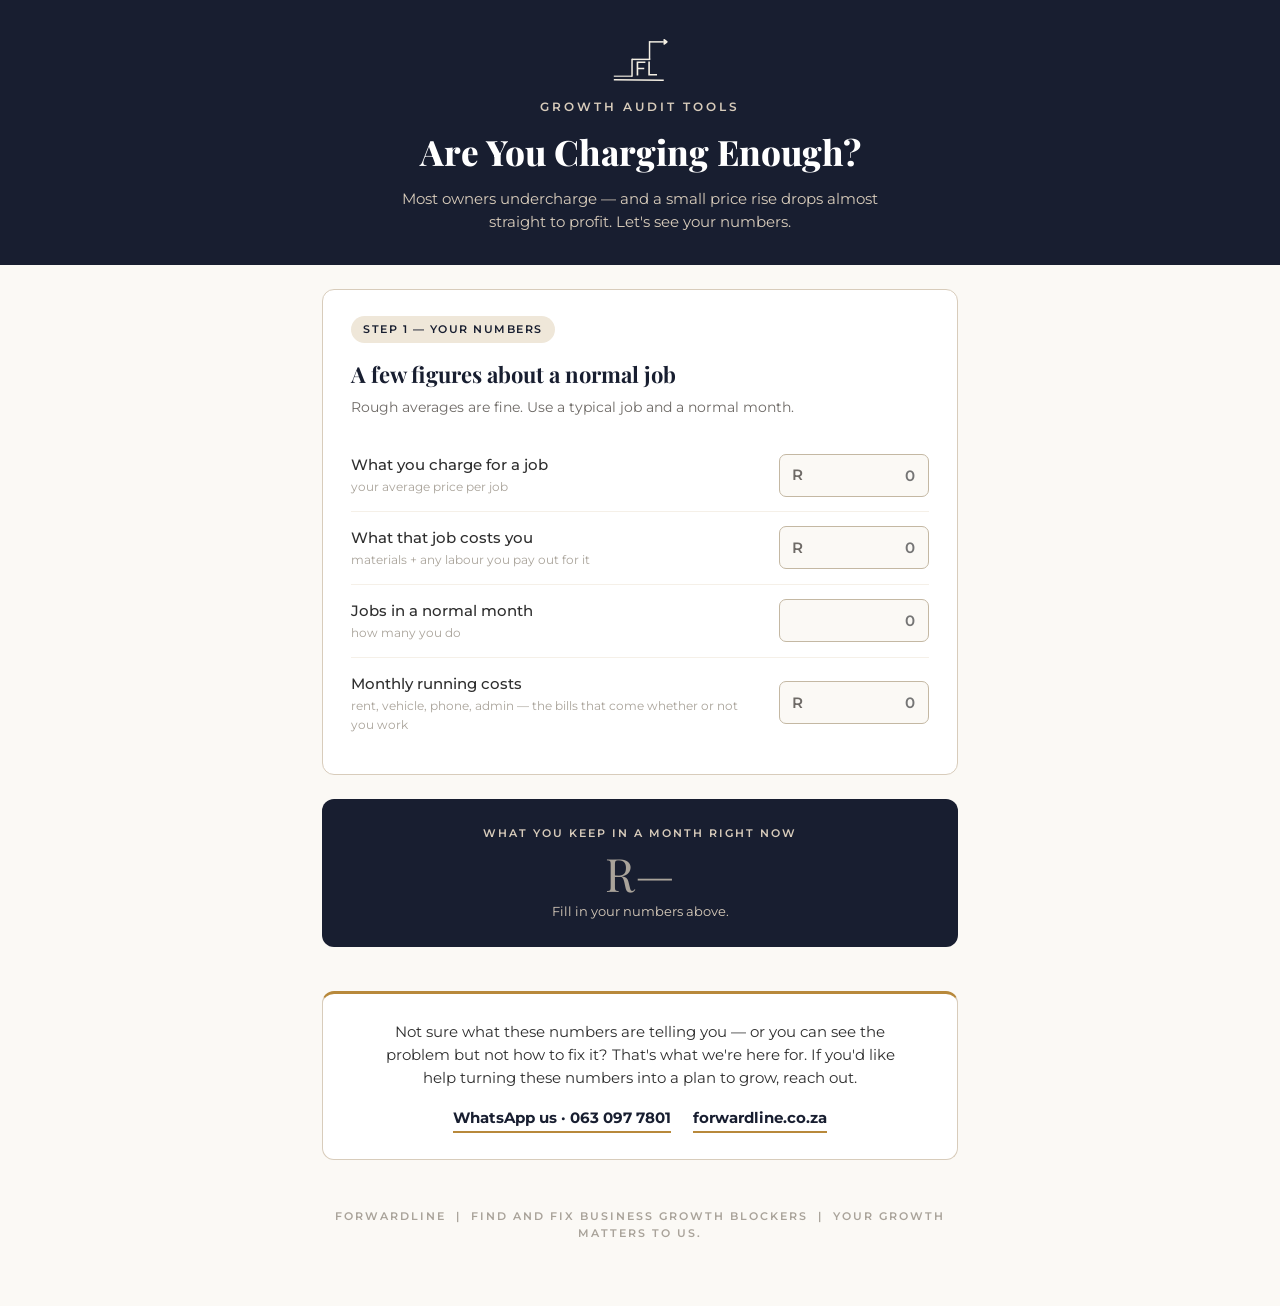
<file: tools/are-you-charging-enough.html>
<!DOCTYPE html>
<html lang="en">
<head>
<meta charset="UTF-8">
<meta name="viewport" content="width=device-width, initial-scale=1.0">
<title>Are You Charging Enough? — Forwardline</title>
<link rel="preconnect" href="https://fonts.googleapis.com">
<link rel="preconnect" href="https://fonts.gstatic.com" crossorigin>
<link href="https://fonts.googleapis.com/css2?family=Playfair+Display:wght@700;800&family=Montserrat:wght@400;500;600;700&display=swap" rel="stylesheet">
<style>
  :root{
    --navy:#181E30; --sand:#D8CCBB; --taupe:#C4B8A3; --warmgrey:#A9A39A;
    --darkgrey:#6E6A66; --charcoal:#2E2E2E; --paper:#FBF9F5; --lsand:#F5F0E8;
    --tint:#EFE7D9; --cream:#F3ECE0;
    --good:#2f6e4f; --warn:#9a6a2e; --bad:#8a3b2e;
  }
  *{box-sizing:border-box; margin:0; padding:0;}
  body{font-family:'Montserrat',sans-serif; background:var(--paper); color:var(--charcoal);
       line-height:1.55; -webkit-font-smoothing:antialiased;}
  .wrap{max-width:680px; margin:0 auto; padding:0 22px 64px;}

  header{background:var(--navy); color:var(--cream); padding:38px 22px 32px; text-align:center;}
  header .kicker{font-size:12px; letter-spacing:3px; text-transform:uppercase; color:var(--sand); font-weight:600;}
  header h1{font-family:'Playfair Display',serif; font-weight:800; font-size:35px; margin:8px 0 8px; color:#fff;}
  header p{max-width:520px; margin:0 auto; font-size:15px; color:var(--sand);}

  .card{background:#fff; border:1px solid var(--sand); border-radius:12px; padding:26px 28px; margin-top:24px;}
  .step{display:inline-block; background:var(--tint); color:var(--navy); font-weight:600; font-size:11px;
        letter-spacing:1.5px; text-transform:uppercase; padding:5px 12px; border-radius:14px; margin-bottom:14px;}
  .card h2{font-family:'Playfair Display',serif; font-size:22px; color:var(--navy); margin-bottom:6px;}
  .card .lead{font-size:14px; color:var(--darkgrey); margin-bottom:20px;}

  .field{display:flex; align-items:center; justify-content:space-between; gap:16px; padding:14px 0; border-bottom:1px solid var(--lsand);}
  .field:last-child{border-bottom:none;}
  .field label{font-size:15px; color:var(--charcoal); font-weight:500;}
  .field label small{display:block; font-size:12px; color:var(--warmgrey); font-weight:400; margin-top:2px;}
  .inwrap{position:relative; flex:none;}
  .inwrap .pre{position:absolute; left:13px; top:50%; transform:translateY(-50%); color:var(--darkgrey); font-size:15px; font-weight:600;}
  input[type=number]{font-family:'Montserrat',sans-serif; font-size:15px; font-weight:600; color:var(--navy);
        border:1px solid var(--taupe); border-radius:7px; padding:11px 13px; text-align:right; background:var(--paper); width:150px;}
  .inwrap input[type=number]{padding-left:30px;}
  input[type=number]:focus{outline:none; border-color:var(--navy); background:#fff;}
  input::-webkit-outer-spin-button,input::-webkit-inner-spin-button{-webkit-appearance:none; margin:0;}

  /* now standing */
  .now{background:var(--navy); color:var(--cream); border-radius:12px; padding:26px; margin-top:24px; text-align:center;}
  .now.dim .big{color:var(--warmgrey);}
  .now .lbl{font-size:11px; letter-spacing:2px; text-transform:uppercase; color:var(--sand); font-weight:600;}
  .now .big{font-family:'Playfair Display',serif; font-size:46px; color:#fff; line-height:1.1; margin:6px 0 2px;}
  .now .big small{font-size:18px; color:var(--sand);}
  .now .pj{font-size:13px; color:var(--sand);}
  .verdict{display:inline-block; margin-top:16px; border-radius:8px; padding:11px 18px; font-size:14px; font-weight:500;
        background:rgba(255,255,255,.08); border:1px solid var(--sand); color:var(--cream); max-width:480px;}
  .verdict.bad{background:rgba(138,59,46,.30); border-color:#c98a7d;}
  .verdict.warn{background:rgba(154,106,46,.28); border-color:#d6b483;}
  .verdict.good{background:rgba(47,110,79,.28); border-color:#8fc4a8;}
  .verdict b{color:#fff;}

  /* slider */
  .riserow{display:flex; align-items:center; gap:14px; margin-bottom:6px;}
  .riserow .val{font-family:'Playfair Display',serif; font-size:30px; color:var(--navy); min-width:78px;}
  input[type=range]{-webkit-appearance:none; appearance:none; height:8px; border-radius:5px;
        background:linear-gradient(var(--navy),var(--navy)) no-repeat var(--lsand); background-size:40% 100%; flex:1; cursor:pointer;}
  input[type=range]::-webkit-slider-thumb{-webkit-appearance:none; width:24px; height:24px; border-radius:50%;
        background:var(--navy); border:3px solid #fff; box-shadow:0 1px 4px rgba(0,0,0,.3); cursor:pointer;}
  input[type=range]::-moz-range-thumb{width:22px; height:22px; border-radius:50%; background:var(--navy); border:3px solid #fff; cursor:pointer;}
  .presets{display:flex; gap:8px; margin-top:12px;}
  .presets button{flex:1; font-family:'Montserrat',sans-serif; font-weight:600; font-size:13.5px; border:1px solid var(--taupe);
        background:#fff; color:var(--navy); padding:9px 0; border-radius:7px; cursor:pointer;}
  .presets button.on{background:var(--navy); color:var(--cream); border-color:var(--navy);}
  .newprice{font-size:13.5px; color:var(--darkgrey); margin-top:14px; text-align:center;}
  .newprice b{color:var(--navy);}

  /* rise result */
  .result{display:none; margin-top:14px;}
  .result.show{display:block;}
  .gain{background:var(--tint); border:1px solid var(--taupe); border-radius:12px; padding:26px 26px 22px; text-align:center;}
  .gain .lbl{font-size:11px; letter-spacing:2px; text-transform:uppercase; color:var(--darkgrey); font-weight:600;}
  .gain .big{font-family:'Playfair Display',serif; font-size:46px; color:var(--navy); line-height:1.1; margin:6px 0 2px;}
  .gain .big small{font-size:18px; color:var(--darkgrey);}
  .gain .extra{font-size:15px; color:var(--charcoal); margin-top:4px;}
  .gain .extra b{color:var(--navy);}
  .beforeafter{display:flex; justify-content:center; gap:10px; margin-top:16px; font-size:13px; color:var(--darkgrey); flex-wrap:wrap;}
  .beforeafter span{background:#fff; border:1px solid var(--sand); border-radius:8px; padding:8px 14px;}
  .beforeafter b{color:var(--navy);}
  .reassure{background:var(--navy); color:var(--cream); border-radius:12px; padding:20px 24px; margin-top:14px; text-align:center; font-size:15px;}
  .reassure .num{font-family:'Playfair Display',serif; font-size:30px; color:#fff; display:block; margin:2px 0 6px;}
  .reassure span.sub{font-size:13px; color:var(--sand); display:block; margin-top:6px;}

  .nexttool{background:#fff; border:1px solid var(--sand); border-left:5px solid var(--navy); border-radius:10px;
        padding:16px 18px; font-size:14.5px; margin-top:14px;}
  .nexttool b{color:var(--navy);}
  .actions{margin:24px auto 0; display:flex; gap:12px; justify-content:center;}
  button.act{font-family:'Montserrat',sans-serif; font-weight:600; font-size:13.5px; letter-spacing:.5px;
        border:1px solid var(--navy); background:#fff; color:var(--navy); padding:12px 26px; border-radius:7px; cursor:pointer;}
  button.act.primary{background:var(--navy); color:var(--cream);} button.act:hover{opacity:.9;}
  .emptyhint{background:#fff; border:1px dashed var(--taupe); border-radius:12px; padding:22px; text-align:center; color:var(--darkgrey); font-size:14.5px; margin-top:14px;}

  footer{margin-top:48px; text-align:center; font-size:11px; letter-spacing:2px; color:var(--warmgrey); text-transform:uppercase; font-weight:600;}
  @media (max-width:560px){ .now .big,.gain .big{font-size:36px;} }
  @media print{ .actions{display:none;} body{background:#fff;} }

  /* --- brand stamp + soft reach-out (added) --- */
  .fl-logo{height:44px; width:auto; display:block; margin:0 auto 16px;}
  .reachout{margin-top:44px; background:#fff; border:1px solid #D8CCBB; border-top:3px solid #B8893B; border-radius:12px; padding:26px 28px; text-align:center;}
  .reachout p{font-family:'Montserrat',sans-serif; font-size:15px; color:#2E2E2E; max-width:520px; margin:0 auto 16px; line-height:1.55;}
  .reachout .reachlinks{display:flex; gap:10px 22px; justify-content:center; flex-wrap:wrap;}
  .reachout .reachlinks a{font-family:'Montserrat',sans-serif; font-weight:700; font-size:15px; color:#181E30; text-decoration:none; border-bottom:2px solid #B8893B; padding-bottom:2px;}
  .reachout .reachlinks a:hover{color:#B8893B;}
  @media print{ .reachout{break-inside:avoid;} }
</style>
</head>
<body>

<header>
  <svg class="fl-logo" role="img" aria-label="ForwardLine" xmlns="http://www.w3.org/2000/svg" xmlns:xlink="http://www.w3.org/1999/xlink" viewBox="56 71 260 201" preserveAspectRatio="xMidYMid meet" version="1.0"><defs><g/><clipPath id="f6e39aeb9b"><path d="M 0.71875 166 L 91 166 L 91 174 L 0.71875 174 Z M 0.71875 166 " clip-rule="nonzero"/></clipPath><clipPath id="3b8b7ee3ce"><path d="M 230 0.121094 L 251 0.121094 L 251 28 L 230 28 Z M 230 0.121094 " clip-rule="nonzero"/></clipPath><clipPath id="47b0f938a2"><path d="M 0.71875 148 L 252 148 L 252 192.359375 L 0.71875 192.359375 Z M 0.71875 148 " clip-rule="nonzero"/></clipPath><clipPath id="b02ab58922"><rect x="0" width="252" y="0" height="193"/></clipPath></defs><g transform="matrix(1, 0, 0, 1, 60, 75)"><g clip-path="url(#b02ab58922)"><g fill="#F4EFE3" fill-opacity="1"><g transform="translate(103.139672, 167.286728)"><g><path d="M 5.390625 0 L 5.390625 -63.421875 L 45.421875 -63.421875 L 45.421875 -56.765625 L 12.859375 -56.765625 L 12.859375 -34.8125 L 40.125 -34.8125 L 40.125 -28.421875 L 12.859375 -28.421875 L 12.859375 0 Z M 5.390625 0 "/></g></g></g><g clip-path="url(#f6e39aeb9b)"><path stroke-linecap="butt" transform="matrix(1.686585, 0.000000000000003881, -0.000000000000003881, 1.686585, 4.221958, 166.842479)" fill="none" stroke-linejoin="miter" d="M 0.00041383 1.999523 L 49.402212 1.999523 " stroke="#F4EFE3" stroke-width="4" stroke-opacity="1" stroke-miterlimit="4"/></g><path stroke-linecap="butt" transform="matrix(0, 1.686585, -1.686585, 0, 90.907259, 90.276697)" fill="none" stroke-linejoin="miter" d="M 0.00038338 1.999368 L 49.402182 1.999368 " stroke="#F4EFE3" stroke-width="4" stroke-opacity="1" stroke-miterlimit="4"/><path stroke-linecap="butt" transform="matrix(1.686585, 0.000000000000001941, -0.000000000000001941, 1.686585, 87.544756, 90.26602)" fill="none" stroke-linejoin="miter" d="M -0.00105993 2.000852 L 49.403055 2.000852 " stroke="#F4EFE3" stroke-width="4" stroke-opacity="1" stroke-miterlimit="4"/><path stroke-linecap="butt" transform="matrix(1.686585, 0.000000000000001941, -0.000000000000001941, 1.686585, 167.494384, 10.316391)" fill="none" stroke-linejoin="miter" d="M 0.00101376 2.001095 L 38.40379 2.001095 " stroke="#F4EFE3" stroke-width="4" stroke-opacity="1" stroke-miterlimit="4"/><path fill="#F4EFE3" d="M 233.953125 3.570312 L 247.445312 13.691406 L 233.953125 23.808594 Z M 233.953125 3.570312 " fill-opacity="1" fill-rule="nonzero"/><g clip-path="url(#3b8b7ee3ce)"><path stroke-linecap="round" transform="matrix(1.686585, 0.000000000000001941, -0.000000000000001941, 1.686585, 167.494384, 10.316391)" fill="none" stroke-linejoin="round" d="M 39.404333 -3.999846 L 47.404043 2.001095 L 39.404333 7.999719 Z M 39.404333 -3.999846 " stroke="#F4EFE3" stroke-width="4" stroke-opacity="1" stroke-miterlimit="4"/></g><g clip-path="url(#47b0f938a2)"><path stroke-linecap="butt" transform="matrix(1.686539, 0.0124639, -0.0124639, 1.686539, 4.232659, 183.708439)" fill="none" stroke-linejoin="miter" d="M -0.000412732 2.000308 L 135.317426 2.000849 " stroke="#F4EFE3" stroke-width="4" stroke-opacity="1" stroke-miterlimit="4"/></g><path stroke-linecap="butt" transform="matrix(0, 1.686585, -1.686585, 0, 170.856889, 10.327055)" fill="none" stroke-linejoin="miter" d="M 0.000634444 1.999612 L 49.402433 1.999612 " stroke="#F4EFE3" stroke-width="4" stroke-opacity="1" stroke-miterlimit="4"/><g fill="#F4EFE3" fill-opacity="1"><g transform="translate(156.362553, 167.286728)"><g><path d="M 5.390625 0 L 5.390625 -63.421875 L 12.859375 -63.421875 L 12.859375 -6.65625 L 45.34375 -6.65625 L 45.34375 0 Z M 5.390625 0 "/></g></g></g></g></g></svg>
  <div class="kicker">Growth Audit Tools</div>
  <h1>Are You Charging Enough?</h1>
  <p>Most owners undercharge — and a small price rise drops almost straight to profit. Let's see your numbers.</p>
</header>

<div class="wrap">

  <!-- STEP 1 -->
  <div class="card">
    <span class="step">Step 1 — your numbers</span>
    <h2>A few figures about a normal job</h2>
    <p class="lead">Rough averages are fine. Use a typical job and a normal month.</p>
    <div class="field">
      <label>What you charge for a job<small>your average price per job</small></label>
      <div class="inwrap"><span class="pre">R</span><input type="number" id="price" min="0" step="100" placeholder="0"></div>
    </div>
    <div class="field">
      <label>What that job costs you<small>materials + any labour you pay out for it</small></label>
      <div class="inwrap"><span class="pre">R</span><input type="number" id="cost" min="0" step="100" placeholder="0"></div>
    </div>
    <div class="field">
      <label>Jobs in a normal month<small>how many you do</small></label>
      <div class="inwrap"><input type="number" id="jobs" min="0" step="1" placeholder="0"></div>
    </div>
    <div class="field">
      <label>Monthly running costs<small>rent, vehicle, phone, admin — the bills that come whether or not you work</small></label>
      <div class="inwrap"><span class="pre">R</span><input type="number" id="overhead" min="0" step="500" placeholder="0"></div>
    </div>
  </div>

  <!-- WHERE YOU STAND -->
  <div class="now dim" id="nowBox">
    <div class="lbl">What you keep in a month right now</div>
    <div class="big" id="nowProfit">R—</div>
    <div class="pj" id="nowPerJob">Fill in your numbers above.</div>
    <div class="verdict" id="verdict" style="display:none;"></div>
  </div>

  <!-- STEP 2 -->
  <div class="card" id="riseCard" style="display:none;">
    <span class="step">Step 2 — try a small rise</span>
    <h2>What if you charged a little more?</h2>
    <p class="lead">Drag the slider, or tap a quick amount. A higher price costs you nothing extra to deliver — so it lands almost entirely in your pocket.</p>
    <div class="riserow">
      <div class="val" id="riseVal">+10%</div>
      <input type="range" id="rise" min="0" max="25" step="1" value="10">
    </div>
    <div class="presets">
      <button data-v="5">+5%</button>
      <button data-v="10" class="on">+10%</button>
      <button data-v="15">+15%</button>
    </div>
    <div class="newprice" id="newPrice"></div>
  </div>

  <!-- RESULT -->
  <div class="result" id="result">
    <div class="gain">
      <div class="lbl">What you'd keep then</div>
      <div class="big" id="newProfit">R0</div>
      <div class="extra" id="extra"></div>
      <div class="beforeafter" id="beforeafter"></div>
    </div>
    <div class="reassure" id="reassure"></div>
    <div class="nexttool">
      Worried customers will leave? They rarely do for a small rise — and the numbers above show how much room you have. It also helps to know what your customers really want beyond price — trust, speed, a clear guarantee — so you're not competing on price alone.
    </div>
    <div class="actions">
      <button class="act" onclick="clearAll()">Clear</button>
      <button class="act primary" onclick="window.print()">Print / Save as PDF</button>
    </div>
  </div>

    <div class="reachout">
    <p>Not sure what these numbers are telling you &mdash; or you can see the problem but not how to fix it? That's what we're here for. If you'd like help turning these numbers into a plan to grow, reach out.</p>
    <div class="reachlinks">
      <a href="https://wa.me/27630977801">WhatsApp us &middot; 063 097 7801</a>
      <a href="https://www.forwardline.co.za">forwardline.co.za</a>
    </div>
  </div>

  <footer>Forwardline&nbsp; | &nbsp;Find and Fix Business Growth Blockers&nbsp; | &nbsp;Your growth matters to us.</footer>
</div>

<script>
const rands = n => "R" + Math.round(n).toLocaleString('en-ZA');
const $ = id => document.getElementById(id);

function calc(){
  const price=parseFloat($('price').value)||0;
  const cost =parseFloat($('cost').value)||0;
  const jobs =parseFloat($('jobs').value)||0;
  const oh   =parseFloat($('overhead').value)||0;
  const nowBox=$('nowBox');

  if(price<=0 || jobs<=0){
    nowBox.classList.add('dim');
    $('nowProfit').textContent='R—';
    $('nowPerJob').textContent='Fill in your numbers above.';
    $('verdict').style.display='none';
    $('riseCard').style.display='none';
    $('result').classList.remove('show');
    save(); return;
  }

  const contrib = price - cost;               // money left per job before overhead
  const totalContrib = contrib * jobs;
  const profit = totalContrib - oh;           // monthly profit
  nowBox.classList.remove('dim');
  $('nowProfit').innerHTML = rands(profit)+' <small>profit / month</small>';
  $('nowPerJob').textContent =
    `That's ${rands(contrib)} left on each job before bills, across ${jobs} jobs.`;

  // verdict
  const v=$('verdict'); v.style.display='inline-block';
  if(contrib<=0){
    v.className='verdict bad';
    v.innerHTML = `<b>Red flag:</b> each job costs you as much or more than you charge. You lose money before a single bill is paid. A price rise isn't optional — it's urgent.`;
  } else if(profit<0){
    v.className='verdict bad';
    v.innerHTML = `<b>You're underpriced.</b> Your jobs make money, but not enough to cover your running costs. Right now the business runs at a loss.`;
  } else {
    const margin = profit/(price*jobs);
    if(margin<0.10){
      v.className='verdict warn';
      v.innerHTML = `<b>Thin.</b> You're making money, but there's very little cushion. A small rise would make a real difference.`;
    } else {
      v.className='verdict good';
      v.innerHTML = `<b>Profitable.</b> Good — now see how much a small rise adds straight to the bottom line.`;
    }
  }

  $('riseCard').style.display='block';

  // ---- price rise ----
  const pct=parseFloat($('rise').value)||0;
  $('riseVal').textContent = '+'+pct+'%';
  document.querySelectorAll('.presets button').forEach(b=>b.classList.toggle('on', +b.dataset.v===pct));
  $('rise').style.backgroundSize = (pct/25*100)+'% 100%';

  const riseAmt = price*pct/100;
  const newPrice = price+riseAmt;
  $('newPrice').innerHTML = `New price per job: <b>${rands(newPrice)}</b> (up ${rands(riseAmt)})`;

  if(pct<=0){ $('result').classList.remove('show'); save(); return; }

  const extraProfit = riseAmt*jobs;           // all of the rise is profit
  const newProfit = profit + extraProfit;
  const newContrib = newPrice - cost;

  $('newProfit').innerHTML = rands(newProfit)+' <small>profit / month</small>';
  $('extra').innerHTML = `That's <b>${rands(extraProfit)} a month more</b> — about ${rands(extraProfit*12)} a year — for the same work.`;
  $('beforeafter').innerHTML =
    `<span>Now: <b>${rands(profit)}</b>/mo</span><span>After: <b>${rands(newProfit)}</b>/mo</span>`;

  // reassurance: jobs you can lose and still make the SAME profit as now
  const re=$('reassure');
  if(newContrib>0 && contrib>0){
    const canLose = Math.floor(jobs * riseAmt / newContrib);
    const pctLose = Math.round(riseAmt/newContrib*100);
    if(canLose>=1){
      re.style.display='block';
      re.innerHTML = `Even if you lost
        <span class="num">${canLose} ${canLose===1?'job':'jobs'} a month (${pctLose}%)</span>
        you'd still make the same money as you do now.
        <span class="sub">So a few customers grumbling about the price doesn't cost you a cent.</span>`;
    } else {
      re.style.display='block';
      re.innerHTML = `Almost no customers would need to stay for this to pay off —
        nearly all of the rise is pure profit.<span class="sub">A small price bump is one of the safest moves you can make.</span>`;
    }
  } else {
    re.style.display='none';
  }

  $('result').classList.add('show');
  save();
}

// presets
document.querySelectorAll('.presets button').forEach(b=>{
  b.addEventListener('click',()=>{ $('rise').value=b.dataset.v; calc(); });
});

function clearAll(){
  ['price','cost','jobs','overhead'].forEach(id=>$(id).value='');
  $('rise').value=10;
  calc(); try{localStorage.removeItem('fl_charging');}catch(e){}
}
function save(){
  try{ localStorage.setItem('fl_charging', JSON.stringify({
    price:$('price').value, cost:$('cost').value, jobs:$('jobs').value, overhead:$('overhead').value, rise:$('rise').value })); }catch(e){}
}
function load(){
  try{ const s=JSON.parse(localStorage.getItem('fl_charging')||'null'); if(!s) return;
    ['price','cost','jobs','overhead'].forEach(id=>{ if(s[id]!==undefined) $(id).value=s[id]; });
    if(s.rise!==undefined) $('rise').value=s.rise;
  }catch(e){}
}
document.addEventListener('input', e=>{ if(e.target.matches('input')) calc(); });
load(); calc();
</script>
</body>
</html>
</file>
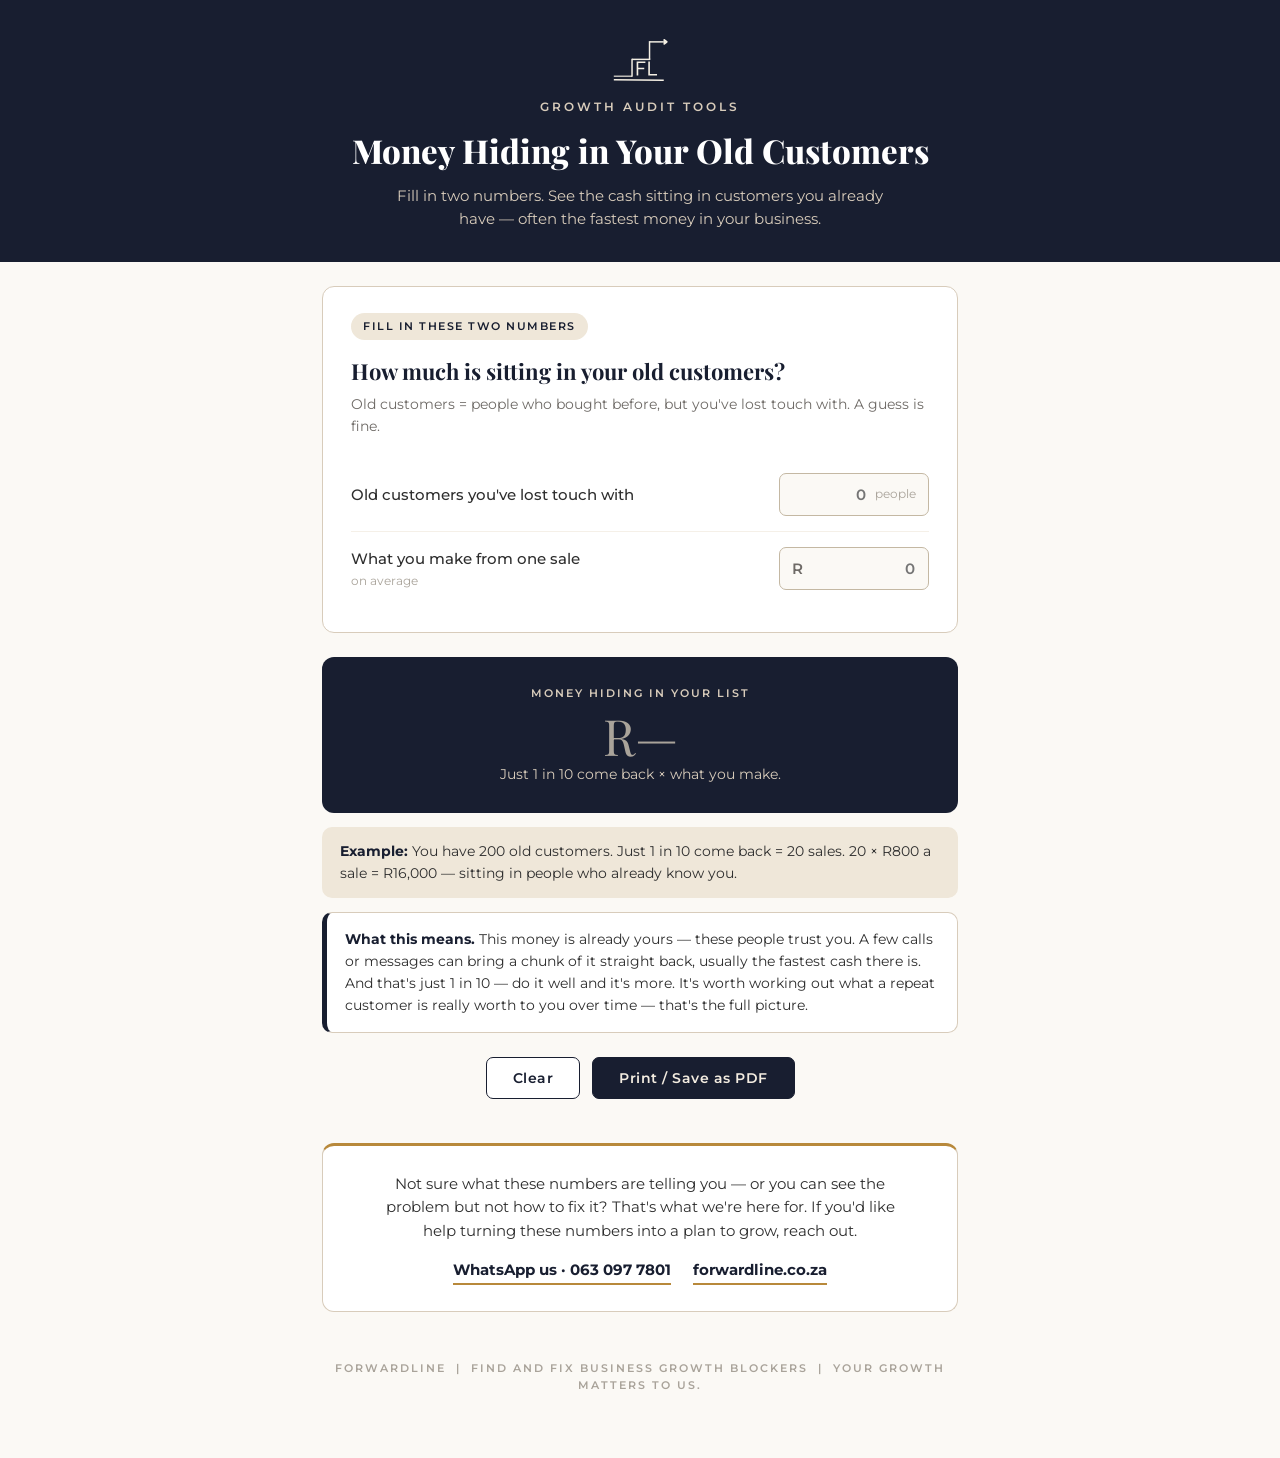
<file: tools/money-hiding-in-old-customers.html>
<!DOCTYPE html>
<html lang="en">
<head>
<meta charset="UTF-8">
<meta name="viewport" content="width=device-width, initial-scale=1.0">
<title>Money Hiding in Your Old Customers — Forwardline</title>
<link rel="preconnect" href="https://fonts.googleapis.com">
<link rel="preconnect" href="https://fonts.gstatic.com" crossorigin>
<link href="https://fonts.googleapis.com/css2?family=Playfair+Display:wght@700;800&family=Montserrat:wght@400;500;600;700&display=swap" rel="stylesheet">
<style>
  :root{
    --navy:#181E30; --sand:#D8CCBB; --taupe:#C4B8A3; --warmgrey:#A9A39A;
    --darkgrey:#6E6A66; --charcoal:#2E2E2E; --paper:#FBF9F5; --lsand:#F5F0E8;
    --tint:#EFE7D9; --cream:#F3ECE0;
  }
  *{box-sizing:border-box; margin:0; padding:0;}
  body{font-family:'Montserrat',sans-serif; background:var(--paper); color:var(--charcoal); line-height:1.55; -webkit-font-smoothing:antialiased;}
  .wrap{max-width:680px; margin:0 auto; padding:0 22px 64px;}
  header{background:var(--navy); color:var(--cream); padding:38px 22px 32px; text-align:center;}
  header .kicker{font-size:12px; letter-spacing:3px; text-transform:uppercase; color:var(--sand); font-weight:600;}
  header h1{font-family:'Playfair Display',serif; font-weight:800; font-size:33px; margin:8px 0 8px; color:#fff;}
  header p{max-width:520px; margin:0 auto; font-size:15px; color:var(--sand);}
  .card{background:#fff; border:1px solid var(--sand); border-radius:12px; padding:26px 28px; margin-top:24px;}
  .step{display:inline-block; background:var(--tint); color:var(--navy); font-weight:600; font-size:11px; letter-spacing:1.5px; text-transform:uppercase; padding:5px 12px; border-radius:14px; margin-bottom:14px;}
  .card h2{font-family:'Playfair Display',serif; font-size:22px; color:var(--navy); margin-bottom:6px;}
  .card .lead{font-size:14px; color:var(--darkgrey); margin-bottom:20px;}
  .field{display:flex; align-items:center; justify-content:space-between; gap:16px; padding:15px 0; border-bottom:1px solid var(--lsand);}
  .field:last-child{border-bottom:none;}
  .field label{font-size:15px; color:var(--charcoal); font-weight:500;}
  .field label small{display:block; font-size:12px; color:var(--warmgrey); font-weight:400; margin-top:2px;}
  .inwrap{position:relative; flex:none;}
  .inwrap .pre{position:absolute; left:13px; top:50%; transform:translateY(-50%); color:var(--darkgrey); font-size:15px; font-weight:600;}
  .inwrap .suf{position:absolute; right:13px; top:50%; transform:translateY(-50%); color:var(--warmgrey); font-size:12px;}
  input[type=number]{font-family:'Montserrat',sans-serif; font-size:15px; font-weight:600; color:var(--navy); border:1px solid var(--taupe); border-radius:7px; padding:11px 13px; text-align:right; background:var(--paper); width:150px;}
  .inwrap.money input{padding-left:30px;} .inwrap.unit input{padding-right:62px;}
  input[type=number]:focus{outline:none; border-color:var(--navy); background:#fff;}
  input::-webkit-outer-spin-button,input::-webkit-inner-spin-button{-webkit-appearance:none; margin:0;}
  .result{background:var(--navy); color:var(--cream); border-radius:12px; padding:28px 26px; margin-top:24px; text-align:center;}
  .result.dim .big{color:var(--warmgrey);}
  .result .lbl{font-size:11px; letter-spacing:2px; text-transform:uppercase; color:var(--sand); font-weight:600;}
  .result .big{font-family:'Playfair Display',serif; font-size:50px; color:#fff; line-height:1.05; margin:8px 0 2px;}
  .result .s{font-size:13.5px; color:var(--sand);}
  .example{background:var(--tint); border-radius:10px; padding:14px 18px; font-size:14px; color:var(--charcoal); margin-top:14px;}
  .example b{color:var(--navy);}
  .means{background:#fff; border:1px solid var(--sand); border-left:5px solid var(--navy); border-radius:10px; padding:16px 18px; font-size:14px; margin-top:14px; color:var(--charcoal);}
  .means b{color:var(--navy);}
  .actions{margin:24px auto 0; display:flex; gap:12px; justify-content:center;}
  button.act{font-family:'Montserrat',sans-serif; font-weight:600; font-size:13.5px; letter-spacing:.5px; border:1px solid var(--navy); background:#fff; color:var(--navy); padding:12px 26px; border-radius:7px; cursor:pointer;}
  button.act.primary{background:var(--navy); color:var(--cream);} button.act:hover{opacity:.9;}
  footer{margin-top:48px; text-align:center; font-size:11px; letter-spacing:2px; color:var(--warmgrey); text-transform:uppercase; font-weight:600;}
  @media (max-width:560px){ .result .big{font-size:40px;} input[type=number]{width:130px;} }
  @media print{ .actions{display:none;} body{background:#fff;} }

  /* --- brand stamp + soft reach-out (added) --- */
  .fl-logo{height:44px; width:auto; display:block; margin:0 auto 16px;}
  .reachout{margin-top:44px; background:#fff; border:1px solid #D8CCBB; border-top:3px solid #B8893B; border-radius:12px; padding:26px 28px; text-align:center;}
  .reachout p{font-family:'Montserrat',sans-serif; font-size:15px; color:#2E2E2E; max-width:520px; margin:0 auto 16px; line-height:1.55;}
  .reachout .reachlinks{display:flex; gap:10px 22px; justify-content:center; flex-wrap:wrap;}
  .reachout .reachlinks a{font-family:'Montserrat',sans-serif; font-weight:700; font-size:15px; color:#181E30; text-decoration:none; border-bottom:2px solid #B8893B; padding-bottom:2px;}
  .reachout .reachlinks a:hover{color:#B8893B;}
  @media print{ .reachout{break-inside:avoid;} }
</style>
</head>
<body>
<header>
  <svg class="fl-logo" role="img" aria-label="ForwardLine" xmlns="http://www.w3.org/2000/svg" xmlns:xlink="http://www.w3.org/1999/xlink" viewBox="56 71 260 201" preserveAspectRatio="xMidYMid meet" version="1.0"><defs><g/><clipPath id="f6e39aeb9b"><path d="M 0.71875 166 L 91 166 L 91 174 L 0.71875 174 Z M 0.71875 166 " clip-rule="nonzero"/></clipPath><clipPath id="3b8b7ee3ce"><path d="M 230 0.121094 L 251 0.121094 L 251 28 L 230 28 Z M 230 0.121094 " clip-rule="nonzero"/></clipPath><clipPath id="47b0f938a2"><path d="M 0.71875 148 L 252 148 L 252 192.359375 L 0.71875 192.359375 Z M 0.71875 148 " clip-rule="nonzero"/></clipPath><clipPath id="b02ab58922"><rect x="0" width="252" y="0" height="193"/></clipPath></defs><g transform="matrix(1, 0, 0, 1, 60, 75)"><g clip-path="url(#b02ab58922)"><g fill="#F4EFE3" fill-opacity="1"><g transform="translate(103.139672, 167.286728)"><g><path d="M 5.390625 0 L 5.390625 -63.421875 L 45.421875 -63.421875 L 45.421875 -56.765625 L 12.859375 -56.765625 L 12.859375 -34.8125 L 40.125 -34.8125 L 40.125 -28.421875 L 12.859375 -28.421875 L 12.859375 0 Z M 5.390625 0 "/></g></g></g><g clip-path="url(#f6e39aeb9b)"><path stroke-linecap="butt" transform="matrix(1.686585, 0.000000000000003881, -0.000000000000003881, 1.686585, 4.221958, 166.842479)" fill="none" stroke-linejoin="miter" d="M 0.00041383 1.999523 L 49.402212 1.999523 " stroke="#F4EFE3" stroke-width="4" stroke-opacity="1" stroke-miterlimit="4"/></g><path stroke-linecap="butt" transform="matrix(0, 1.686585, -1.686585, 0, 90.907259, 90.276697)" fill="none" stroke-linejoin="miter" d="M 0.00038338 1.999368 L 49.402182 1.999368 " stroke="#F4EFE3" stroke-width="4" stroke-opacity="1" stroke-miterlimit="4"/><path stroke-linecap="butt" transform="matrix(1.686585, 0.000000000000001941, -0.000000000000001941, 1.686585, 87.544756, 90.26602)" fill="none" stroke-linejoin="miter" d="M -0.00105993 2.000852 L 49.403055 2.000852 " stroke="#F4EFE3" stroke-width="4" stroke-opacity="1" stroke-miterlimit="4"/><path stroke-linecap="butt" transform="matrix(1.686585, 0.000000000000001941, -0.000000000000001941, 1.686585, 167.494384, 10.316391)" fill="none" stroke-linejoin="miter" d="M 0.00101376 2.001095 L 38.40379 2.001095 " stroke="#F4EFE3" stroke-width="4" stroke-opacity="1" stroke-miterlimit="4"/><path fill="#F4EFE3" d="M 233.953125 3.570312 L 247.445312 13.691406 L 233.953125 23.808594 Z M 233.953125 3.570312 " fill-opacity="1" fill-rule="nonzero"/><g clip-path="url(#3b8b7ee3ce)"><path stroke-linecap="round" transform="matrix(1.686585, 0.000000000000001941, -0.000000000000001941, 1.686585, 167.494384, 10.316391)" fill="none" stroke-linejoin="round" d="M 39.404333 -3.999846 L 47.404043 2.001095 L 39.404333 7.999719 Z M 39.404333 -3.999846 " stroke="#F4EFE3" stroke-width="4" stroke-opacity="1" stroke-miterlimit="4"/></g><g clip-path="url(#47b0f938a2)"><path stroke-linecap="butt" transform="matrix(1.686539, 0.0124639, -0.0124639, 1.686539, 4.232659, 183.708439)" fill="none" stroke-linejoin="miter" d="M -0.000412732 2.000308 L 135.317426 2.000849 " stroke="#F4EFE3" stroke-width="4" stroke-opacity="1" stroke-miterlimit="4"/></g><path stroke-linecap="butt" transform="matrix(0, 1.686585, -1.686585, 0, 170.856889, 10.327055)" fill="none" stroke-linejoin="miter" d="M 0.000634444 1.999612 L 49.402433 1.999612 " stroke="#F4EFE3" stroke-width="4" stroke-opacity="1" stroke-miterlimit="4"/><g fill="#F4EFE3" fill-opacity="1"><g transform="translate(156.362553, 167.286728)"><g><path d="M 5.390625 0 L 5.390625 -63.421875 L 12.859375 -63.421875 L 12.859375 -6.65625 L 45.34375 -6.65625 L 45.34375 0 Z M 5.390625 0 "/></g></g></g></g></g></svg>
  <div class="kicker">Growth Audit Tools</div>
  <h1>Money Hiding in Your Old Customers</h1>
  <p>Fill in two numbers. See the cash sitting in customers you already have — often the fastest money in your business.</p>
</header>
<div class="wrap">
  <div class="card">
    <span class="step">Fill in these two numbers</span>
    <h2>How much is sitting in your old customers?</h2>
    <p class="lead">Old customers = people who bought before, but you've lost touch with. A guess is fine.</p>
    <div class="field">
      <label>Old customers you've lost touch with</label>
      <div class="inwrap unit"><input type="number" id="old" min="0" step="10" placeholder="0"><span class="suf">people</span></div>
    </div>
    <div class="field">
      <label>What you make from one sale<small>on average</small></label>
      <div class="inwrap money"><span class="pre">R</span><input type="number" id="sale" min="0" step="100" placeholder="0"></div>
    </div>
  </div>

  <div class="result dim" id="resultBox">
    <div class="lbl">Money hiding in your list</div>
    <div class="big" id="val">R—</div>
    <div class="s" id="sub">Just 1 in 10 come back × what you make.</div>
  </div>

  <div class="example">
    <b>Example:</b> You have 200 old customers. Just 1 in 10 come back = 20 sales. 20 × R800 a sale = R16,000 — sitting in people who already know you.
  </div>
  <div class="means">
    <b>What this means.</b> This money is already yours — these people trust you. A few calls or messages can bring a chunk of it straight back, usually the fastest cash there is. And that's just 1 in 10 — do it well and it's more. It's worth working out what a repeat customer is really worth to you over time — that's the full picture.
  </div>

  <div class="actions">
    <button class="act" onclick="clearAll()">Clear</button>
    <button class="act primary" onclick="window.print()">Print / Save as PDF</button>
  </div>
    <div class="reachout">
    <p>Not sure what these numbers are telling you &mdash; or you can see the problem but not how to fix it? That's what we're here for. If you'd like help turning these numbers into a plan to grow, reach out.</p>
    <div class="reachlinks">
      <a href="https://wa.me/27630977801">WhatsApp us &middot; 063 097 7801</a>
      <a href="https://www.forwardline.co.za">forwardline.co.za</a>
    </div>
  </div>

  <footer>Forwardline&nbsp; | &nbsp;Find and Fix Business Growth Blockers&nbsp; | &nbsp;Your growth matters to us.</footer>
</div>
<script>
const rands = n => "R" + Math.round(n).toLocaleString('en-ZA');
const $ = id => document.getElementById(id);
function calc(){
  const old=parseFloat($('old').value)||0, sale=parseFloat($('sale').value)||0;
  const box=$('resultBox');
  if(old<=0||sale<=0){ box.classList.add('dim'); $('val').textContent='R—'; $('sub').textContent='Just 1 in 10 come back × what you make.'; save(); return; }
  box.classList.remove('dim');
  const back=old/10, money=back*sale;
  $('val').textContent=rands(money);
  $('sub').textContent=`${old} old customers ÷ 10 = ${Math.round(back*10)/10} sales × ${rands(sale)}.`;
  save();
}
function clearAll(){ ['old','sale'].forEach(id=>$(id).value=''); calc(); try{localStorage.removeItem('fl_hiding');}catch(e){} }
function save(){ try{ localStorage.setItem('fl_hiding', JSON.stringify({old:$('old').value,sale:$('sale').value})); }catch(e){} }
function load(){ try{ const s=JSON.parse(localStorage.getItem('fl_hiding')||'null'); if(!s) return; ['old','sale'].forEach(id=>{ if(s[id]!==undefined) $(id).value=s[id]; }); }catch(e){} }
document.addEventListener('input', e=>{ if(e.target.matches('input')) calc(); });
load(); calc();
</script>
</body>
</html>
</file>
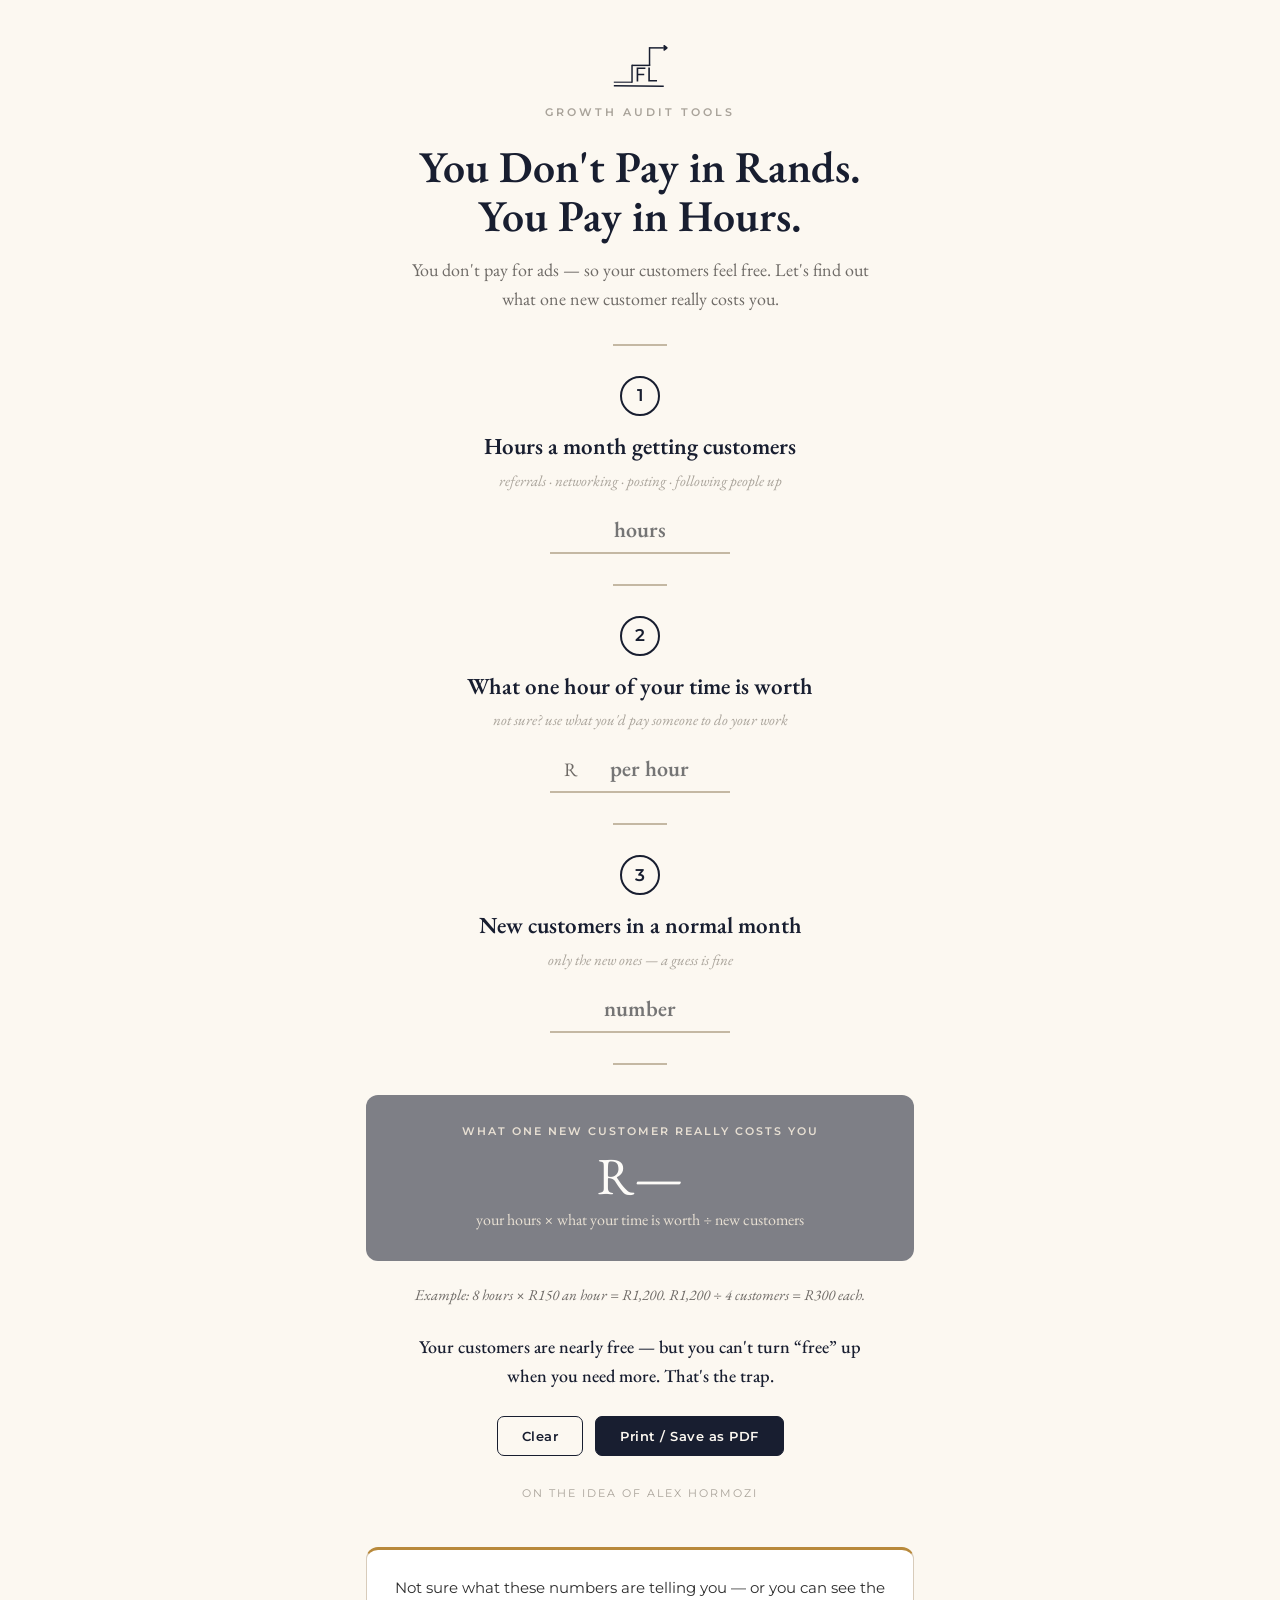
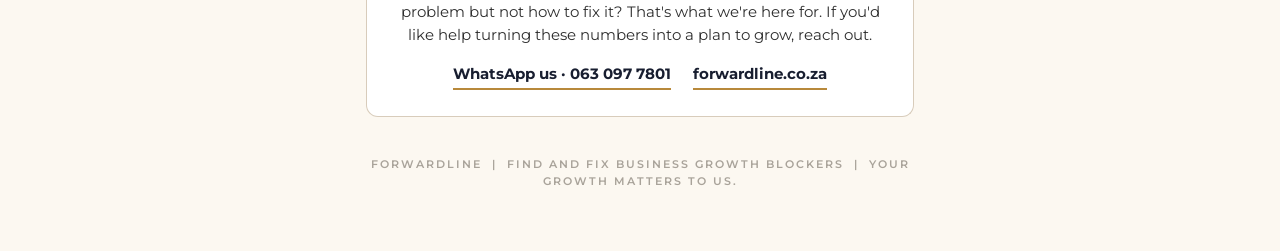
<file: tools/new-customer-real-cost.html>
<!DOCTYPE html>
<html lang="en">
<head>
<meta charset="UTF-8">
<meta name="viewport" content="width=device-width, initial-scale=1.0">
<title>You Don't Pay in Rands. You Pay in Hours. — Forwardline</title>
<link rel="preconnect" href="https://fonts.googleapis.com">
<link rel="preconnect" href="https://fonts.gstatic.com" crossorigin>
<link href="https://fonts.googleapis.com/css2?family=EB+Garamond:wght@400;500;600&family=Montserrat:wght@400;500;600&display=swap" rel="stylesheet">
<style>
  :root{
    --navy:#181E30; --sand:#D8CCBB; --taupe:#C4B8A3; --warmgrey:#A9A39A;
    --darkgrey:#6E6A66; --charcoal:#2E2E2E; --paper:#FBF9F5; --lsand:#F5F0E8;
    --tint:#EFE7D9; --cream:#FCF8F1; --ink:#2b2b2b;
  }
  *{box-sizing:border-box; margin:0; padding:0;}
  body{font-family:'EB Garamond',Georgia,serif; background:var(--cream); color:var(--ink); line-height:1.6; -webkit-font-smoothing:antialiased;}
  .wrap{max-width:600px; margin:0 auto; padding:44px 26px 60px; text-align:center;}
  .tag{font-family:'Montserrat',sans-serif; font-size:11px; letter-spacing:3px; text-transform:uppercase; color:var(--warmgrey); font-weight:600; margin-bottom:20px;}
  h1{font-size:44px; font-weight:600; line-height:1.12; color:var(--navy); margin-bottom:16px;}
  .intro{font-size:18px; color:var(--darkgrey); max-width:460px; margin:0 auto 8px;}
  .rule{width:54px; height:2px; background:var(--taupe); margin:30px auto;}
  .stepnum{width:40px; height:40px; border-radius:50%; border:2px solid var(--navy); color:var(--navy); font-family:'Montserrat',sans-serif; font-weight:600; font-size:17px; display:flex; align-items:center; justify-content:center; margin:0 auto 12px;}
  .q{font-size:23px; color:var(--navy); font-weight:600; margin-bottom:4px;}
  .hint{font-size:15px; color:var(--warmgrey); font-style:italic; margin-bottom:14px;}
  .inwrap{position:relative; display:inline-block;}
  .inwrap .pre{position:absolute; left:14px; top:50%; transform:translateY(-50%); color:var(--darkgrey); font-size:19px; font-family:'EB Garamond',serif;}
  input[type=number]{font-family:'EB Garamond',serif; font-size:22px; font-weight:600; color:var(--navy); border:none; border-bottom:2px solid var(--taupe); background:transparent; padding:8px 10px; text-align:center; width:180px;}
  .inwrap.money input{padding-left:28px;}
  input[type=number]:focus{outline:none; border-color:var(--navy);}
  input::-webkit-outer-spin-button,input::-webkit-inner-spin-button{-webkit-appearance:none; margin:0;}
  .result{margin-top:12px; padding:28px 24px; background:var(--navy); color:var(--cream); border-radius:12px;}
  .result.dim{opacity:.55;}
  .result .lbl{font-family:'Montserrat',sans-serif; font-size:11px; letter-spacing:2px; text-transform:uppercase; color:var(--sand); font-weight:600;}
  .result .big{font-size:52px; color:#fff; line-height:1.05; margin:8px 0 4px;}
  .result .s{font-size:16px; color:var(--sand);}
  .example{font-size:15px; color:var(--darkgrey); font-style:italic; margin-top:22px;}
  .trap{font-size:18px; color:var(--navy); max-width:460px; margin:26px auto 0; font-weight:500;}
  .credit{font-family:'Montserrat',sans-serif; font-size:10.5px; letter-spacing:2px; text-transform:uppercase; color:var(--warmgrey); margin-top:30px;}
  .actions{margin-top:26px; display:flex; gap:12px; justify-content:center;}
  button.act{font-family:'Montserrat',sans-serif; font-weight:600; font-size:13px; letter-spacing:.5px; border:1px solid var(--navy); background:transparent; color:var(--navy); padding:11px 24px; border-radius:7px; cursor:pointer;}
  button.act.primary{background:var(--navy); color:var(--cream);} button.act:hover{opacity:.9;}
  footer{margin-top:40px; font-family:'Montserrat',sans-serif; text-align:center; font-size:10.5px; letter-spacing:2px; color:var(--warmgrey); text-transform:uppercase; font-weight:600;}
  @media (max-width:560px){ h1{font-size:34px;} .result .big{font-size:40px;} }
  @media print{ .actions{display:none;} body{background:#fff;} }

  /* --- brand stamp + soft reach-out (added) --- */
  .fl-logo{height:44px; width:auto; display:block; margin:0 auto 16px;}
  .reachout{margin-top:44px; background:#fff; border:1px solid #D8CCBB; border-top:3px solid #B8893B; border-radius:12px; padding:26px 28px; text-align:center;}
  .reachout p{font-family:'Montserrat',sans-serif; font-size:15px; color:#2E2E2E; max-width:520px; margin:0 auto 16px; line-height:1.55;}
  .reachout .reachlinks{display:flex; gap:10px 22px; justify-content:center; flex-wrap:wrap;}
  .reachout .reachlinks a{font-family:'Montserrat',sans-serif; font-weight:700; font-size:15px; color:#181E30; text-decoration:none; border-bottom:2px solid #B8893B; padding-bottom:2px;}
  .reachout .reachlinks a:hover{color:#B8893B;}
  @media print{ .reachout{break-inside:avoid;} }
</style>
</head>
<body>
<div class="wrap">
  <svg class="fl-logo" role="img" aria-label="ForwardLine" xmlns="http://www.w3.org/2000/svg" xmlns:xlink="http://www.w3.org/1999/xlink" viewBox="56 71 260 201" preserveAspectRatio="xMidYMid meet" version="1.0"><defs><g/><clipPath id="f6e39aeb9b"><path d="M 0.71875 166 L 91 166 L 91 174 L 0.71875 174 Z M 0.71875 166 " clip-rule="nonzero"/></clipPath><clipPath id="3b8b7ee3ce"><path d="M 230 0.121094 L 251 0.121094 L 251 28 L 230 28 Z M 230 0.121094 " clip-rule="nonzero"/></clipPath><clipPath id="47b0f938a2"><path d="M 0.71875 148 L 252 148 L 252 192.359375 L 0.71875 192.359375 Z M 0.71875 148 " clip-rule="nonzero"/></clipPath><clipPath id="b02ab58922"><rect x="0" width="252" y="0" height="193"/></clipPath></defs><g transform="matrix(1, 0, 0, 1, 60, 75)"><g clip-path="url(#b02ab58922)"><g fill="#181E30" fill-opacity="1"><g transform="translate(103.139672, 167.286728)"><g><path d="M 5.390625 0 L 5.390625 -63.421875 L 45.421875 -63.421875 L 45.421875 -56.765625 L 12.859375 -56.765625 L 12.859375 -34.8125 L 40.125 -34.8125 L 40.125 -28.421875 L 12.859375 -28.421875 L 12.859375 0 Z M 5.390625 0 "/></g></g></g><g clip-path="url(#f6e39aeb9b)"><path stroke-linecap="butt" transform="matrix(1.686585, 0.000000000000003881, -0.000000000000003881, 1.686585, 4.221958, 166.842479)" fill="none" stroke-linejoin="miter" d="M 0.00041383 1.999523 L 49.402212 1.999523 " stroke="#181E30" stroke-width="4" stroke-opacity="1" stroke-miterlimit="4"/></g><path stroke-linecap="butt" transform="matrix(0, 1.686585, -1.686585, 0, 90.907259, 90.276697)" fill="none" stroke-linejoin="miter" d="M 0.00038338 1.999368 L 49.402182 1.999368 " stroke="#181E30" stroke-width="4" stroke-opacity="1" stroke-miterlimit="4"/><path stroke-linecap="butt" transform="matrix(1.686585, 0.000000000000001941, -0.000000000000001941, 1.686585, 87.544756, 90.26602)" fill="none" stroke-linejoin="miter" d="M -0.00105993 2.000852 L 49.403055 2.000852 " stroke="#181E30" stroke-width="4" stroke-opacity="1" stroke-miterlimit="4"/><path stroke-linecap="butt" transform="matrix(1.686585, 0.000000000000001941, -0.000000000000001941, 1.686585, 167.494384, 10.316391)" fill="none" stroke-linejoin="miter" d="M 0.00101376 2.001095 L 38.40379 2.001095 " stroke="#181E30" stroke-width="4" stroke-opacity="1" stroke-miterlimit="4"/><path fill="#181E30" d="M 233.953125 3.570312 L 247.445312 13.691406 L 233.953125 23.808594 Z M 233.953125 3.570312 " fill-opacity="1" fill-rule="nonzero"/><g clip-path="url(#3b8b7ee3ce)"><path stroke-linecap="round" transform="matrix(1.686585, 0.000000000000001941, -0.000000000000001941, 1.686585, 167.494384, 10.316391)" fill="none" stroke-linejoin="round" d="M 39.404333 -3.999846 L 47.404043 2.001095 L 39.404333 7.999719 Z M 39.404333 -3.999846 " stroke="#181E30" stroke-width="4" stroke-opacity="1" stroke-miterlimit="4"/></g><g clip-path="url(#47b0f938a2)"><path stroke-linecap="butt" transform="matrix(1.686539, 0.0124639, -0.0124639, 1.686539, 4.232659, 183.708439)" fill="none" stroke-linejoin="miter" d="M -0.000412732 2.000308 L 135.317426 2.000849 " stroke="#181E30" stroke-width="4" stroke-opacity="1" stroke-miterlimit="4"/></g><path stroke-linecap="butt" transform="matrix(0, 1.686585, -1.686585, 0, 170.856889, 10.327055)" fill="none" stroke-linejoin="miter" d="M 0.000634444 1.999612 L 49.402433 1.999612 " stroke="#181E30" stroke-width="4" stroke-opacity="1" stroke-miterlimit="4"/><g fill="#181E30" fill-opacity="1"><g transform="translate(156.362553, 167.286728)"><g><path d="M 5.390625 0 L 5.390625 -63.421875 L 12.859375 -63.421875 L 12.859375 -6.65625 L 45.34375 -6.65625 L 45.34375 0 Z M 5.390625 0 "/></g></g></g></g></g></svg>
  <div class="tag">Growth Audit Tools</div>
  <h1>You Don't Pay in Rands.<br>You Pay in Hours.</h1>
  <p class="intro">You don't pay for ads — so your customers feel free. Let's find out what one new customer really costs you.</p>

  <div class="rule"></div>

  <div class="stepnum">1</div>
  <div class="q">Hours a month getting customers</div>
  <div class="hint">referrals · networking · posting · following people up</div>
  <div class="inwrap"><input type="number" id="hours" min="0" step="1" placeholder="hours"></div>

  <div class="rule"></div>

  <div class="stepnum">2</div>
  <div class="q">What one hour of your time is worth</div>
  <div class="hint">not sure? use what you'd pay someone to do your work</div>
  <div class="inwrap money"><span class="pre">R</span><input type="number" id="rate" min="0" step="10" placeholder="per hour"></div>

  <div class="rule"></div>

  <div class="stepnum">3</div>
  <div class="q">New customers in a normal month</div>
  <div class="hint">only the new ones — a guess is fine</div>
  <div class="inwrap"><input type="number" id="cust" min="0" step="1" placeholder="number"></div>

  <div class="rule"></div>

  <div class="result dim" id="resultBox">
    <div class="lbl">What one new customer really costs you</div>
    <div class="big" id="val">R—</div>
    <div class="s" id="sub">your hours × what your time is worth ÷ new customers</div>
  </div>

  <p class="example" id="example">Example: 8 hours × R150 an hour = R1,200. R1,200 ÷ 4 customers = R300 each.</p>

  <p class="trap">Your customers are nearly free — but you can't turn “free” up when you need more. That's the trap.</p>

  <div class="actions">
    <button class="act" onclick="clearAll()">Clear</button>
    <button class="act primary" onclick="window.print()">Print / Save as PDF</button>
  </div>
  <div class="credit">On the idea of Alex Hormozi</div>
    <div class="reachout">
    <p>Not sure what these numbers are telling you &mdash; or you can see the problem but not how to fix it? That's what we're here for. If you'd like help turning these numbers into a plan to grow, reach out.</p>
    <div class="reachlinks">
      <a href="https://wa.me/27630977801">WhatsApp us &middot; 063 097 7801</a>
      <a href="https://www.forwardline.co.za">forwardline.co.za</a>
    </div>
  </div>

  <footer>Forwardline&nbsp; | &nbsp;Find and Fix Business Growth Blockers&nbsp; | &nbsp;Your growth matters to us.</footer>
</div>
<script>
const rands = n => "R" + Math.round(n).toLocaleString('en-ZA');
const $ = id => document.getElementById(id);
function calc(){
  const hours=parseFloat($('hours').value)||0, rate=parseFloat($('rate').value)||0, cust=parseFloat($('cust').value)||0;
  const box=$('resultBox');
  if(hours<=0||rate<=0||cust<=0){ box.classList.add('dim'); $('val').textContent='R—'; $('sub').textContent='your hours × what your time is worth ÷ new customers'; save(); return; }
  box.classList.remove('dim');
  const cost=hours*rate/cust;
  $('val').textContent=rands(cost);
  $('sub').textContent=`${hours} hours × ${rands(rate)} ÷ ${cust} new ${cust===1?'customer':'customers'}.`;
  save();
}
function clearAll(){ ['hours','rate','cust'].forEach(id=>$(id).value=''); calc(); try{localStorage.removeItem('fl_noads');}catch(e){} }
function save(){ try{ localStorage.setItem('fl_noads', JSON.stringify({hours:$('hours').value,rate:$('rate').value,cust:$('cust').value})); }catch(e){} }
function load(){ try{ const s=JSON.parse(localStorage.getItem('fl_noads')||'null'); if(!s) return; ['hours','rate','cust'].forEach(id=>{ if(s[id]!==undefined) $(id).value=s[id]; }); }catch(e){} }
document.addEventListener('input', e=>{ if(e.target.matches('input')) calc(); });
load(); calc();
</script>
</body>
</html>
</file>
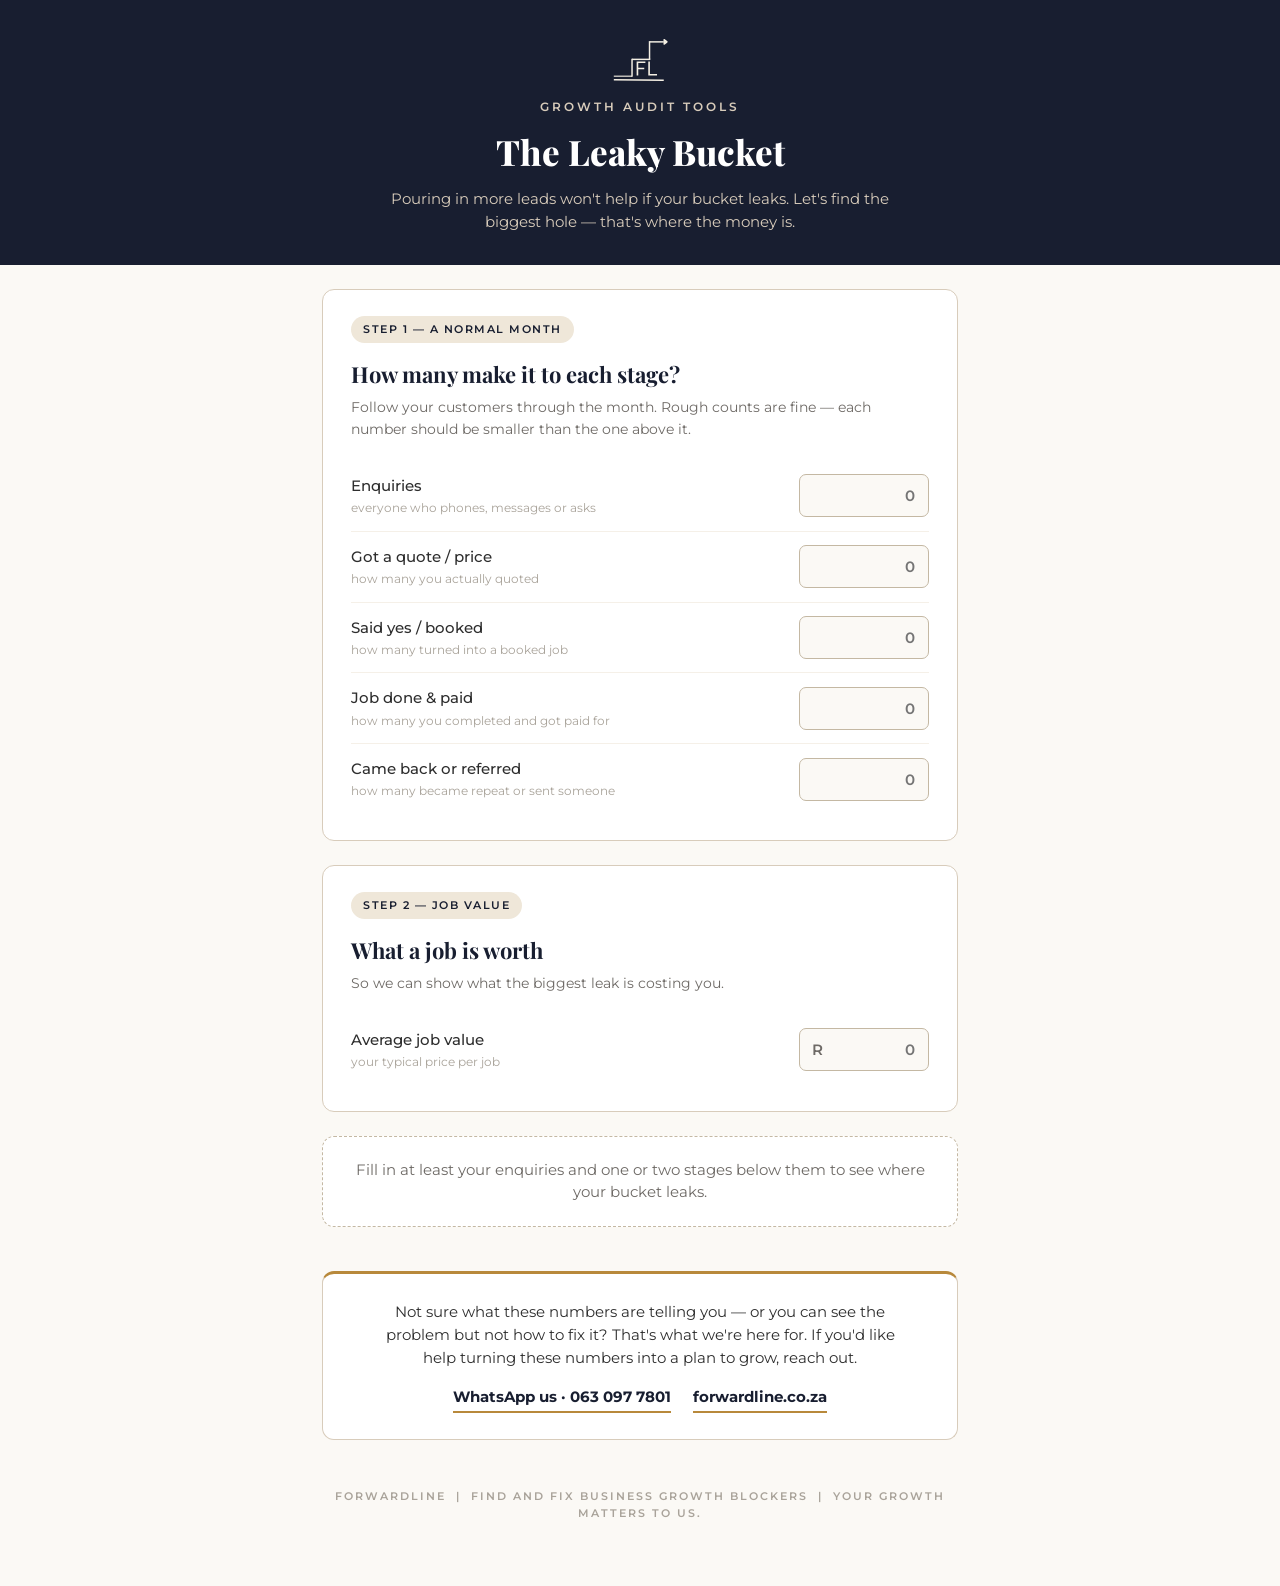
<file: tools/the-leaky-bucket.html>
<!DOCTYPE html>
<html lang="en">
<head>
<meta charset="UTF-8">
<meta name="viewport" content="width=device-width, initial-scale=1.0">
<title>The Leaky Bucket — Forwardline</title>
<link rel="preconnect" href="https://fonts.googleapis.com">
<link rel="preconnect" href="https://fonts.gstatic.com" crossorigin>
<link href="https://fonts.googleapis.com/css2?family=Playfair+Display:wght@700;800&family=Montserrat:wght@400;500;600;700&display=swap" rel="stylesheet">
<style>
  :root{
    --navy:#181E30; --sand:#D8CCBB; --taupe:#C4B8A3; --warmgrey:#A9A39A;
    --darkgrey:#6E6A66; --charcoal:#2E2E2E; --paper:#FBF9F5; --lsand:#F5F0E8;
    --tint:#EFE7D9; --cream:#F3ECE0; --bad:#8a3b2e;
  }
  *{box-sizing:border-box; margin:0; padding:0;}
  body{font-family:'Montserrat',sans-serif; background:var(--paper); color:var(--charcoal);
       line-height:1.55; -webkit-font-smoothing:antialiased;}
  .wrap{max-width:680px; margin:0 auto; padding:0 22px 64px;}

  header{background:var(--navy); color:var(--cream); padding:38px 22px 32px; text-align:center;}
  header .kicker{font-size:12px; letter-spacing:3px; text-transform:uppercase; color:var(--sand); font-weight:600;}
  header h1{font-family:'Playfair Display',serif; font-weight:800; font-size:35px; margin:8px 0 8px; color:#fff;}
  header p{max-width:520px; margin:0 auto; font-size:15px; color:var(--sand);}

  .card{background:#fff; border:1px solid var(--sand); border-radius:12px; padding:26px 28px; margin-top:24px;}
  .step{display:inline-block; background:var(--tint); color:var(--navy); font-weight:600; font-size:11px;
        letter-spacing:1.5px; text-transform:uppercase; padding:5px 12px; border-radius:14px; margin-bottom:14px;}
  .card h2{font-family:'Playfair Display',serif; font-size:22px; color:var(--navy); margin-bottom:6px;}
  .card .lead{font-size:14px; color:var(--darkgrey); margin-bottom:20px;}

  .field{display:flex; align-items:center; justify-content:space-between; gap:16px; padding:13px 0; border-bottom:1px solid var(--lsand);}
  .field:last-child{border-bottom:none;}
  .field label{font-size:15px; color:var(--charcoal); font-weight:500;}
  .field label small{display:block; font-size:12px; color:var(--warmgrey); font-weight:400; margin-top:2px;}
  .inwrap{position:relative; flex:none;}
  .inwrap .pre{position:absolute; left:13px; top:50%; transform:translateY(-50%); color:var(--darkgrey); font-size:15px; font-weight:600;}
  input[type=number]{font-family:'Montserrat',sans-serif; font-size:15px; font-weight:600; color:var(--navy);
        border:1px solid var(--taupe); border-radius:7px; padding:11px 13px; text-align:right; background:var(--paper); width:130px;}
  .inwrap input[type=number]{padding-left:30px;}
  input[type=number]:focus{outline:none; border-color:var(--navy); background:#fff;}
  input::-webkit-outer-spin-button,input::-webkit-inner-spin-button{-webkit-appearance:none; margin:0;}

  .results{display:none; margin-top:24px;} .results.show{display:block;}

  /* funnel */
  .funnel{background:#fff; border:1px solid var(--sand); border-radius:12px; padding:24px 26px;}
  .funnel h3{font-family:'Playfair Display',serif; font-size:19px; color:var(--navy); margin-bottom:16px;}
  .stage{margin-bottom:4px;}
  .stage .top{display:flex; justify-content:space-between; align-items:baseline; margin-bottom:5px;}
  .stage .nm{font-size:14px; color:var(--charcoal); font-weight:600;}
  .stage .ct{font-size:14px; color:var(--navy); font-weight:700;}
  .stage .track{height:26px; background:var(--lsand); border-radius:6px; overflow:hidden;}
  .stage .fill{height:100%; background:var(--navy); border-radius:6px; transition:width .3s; min-width:2px;}
  .drop{display:flex; align-items:center; gap:8px; padding:6px 0 10px 4px; font-size:12.5px; color:var(--darkgrey);}
  .drop .arw{color:var(--warmgrey);}
  .drop.leak{color:var(--bad); font-weight:600;}
  .drop.leak .arw{color:var(--bad);}

  /* biggest leak */
  .leakbox{background:var(--navy); color:var(--cream); border-radius:12px; padding:28px 26px; margin-top:14px; text-align:center;}
  .leakbox .lbl{font-size:11px; letter-spacing:2px; text-transform:uppercase; color:var(--sand); font-weight:600;}
  .leakbox .where{font-family:'Playfair Display',serif; font-size:26px; color:#fff; margin:6px 0 6px;}
  .leakbox .big{font-family:'Playfair Display',serif; font-size:42px; color:#fff; line-height:1.05;}
  .leakbox .big small{font-size:16px; color:var(--sand);}
  .leakbox .money{font-size:14.5px; color:var(--sand); margin-top:6px;}
  .leakbox .money b{color:#fff;}
  .leakbox .tip{background:rgba(255,255,255,.08); border:1px solid var(--sand); border-radius:9px; padding:14px 16px; font-size:14px; margin-top:16px; text-align:left;}
  .leakbox .tip b{color:#fff;}
  .leakbox.win .big{color:#cfe6d8;}

  .nexttool{background:#fff; border:1px solid var(--sand); border-left:5px solid var(--navy); border-radius:10px;
        padding:15px 18px; font-size:14px; margin-top:14px; color:var(--charcoal);}
  .nexttool b{color:var(--navy);}
  .actions{margin:24px auto 0; display:flex; gap:12px; justify-content:center;}
  button.act{font-family:'Montserrat',sans-serif; font-weight:600; font-size:13.5px; letter-spacing:.5px;
        border:1px solid var(--navy); background:#fff; color:var(--navy); padding:12px 26px; border-radius:7px; cursor:pointer;}
  button.act.primary{background:var(--navy); color:var(--cream);} button.act:hover{opacity:.9;}
  .emptyhint{background:#fff; border:1px dashed var(--taupe); border-radius:12px; padding:22px; text-align:center; color:var(--darkgrey); font-size:14.5px;}
  .src{font-size:11px; color:var(--warmgrey); text-align:center; margin-top:12px;}

  footer{margin-top:48px; text-align:center; font-size:11px; letter-spacing:2px; color:var(--warmgrey); text-transform:uppercase; font-weight:600;}
  @media (max-width:560px){ .leakbox .big{font-size:34px;} input[type=number]{width:110px;} }
  @media print{ .actions{display:none;} body{background:#fff;} }

  /* --- brand stamp + soft reach-out (added) --- */
  .fl-logo{height:44px; width:auto; display:block; margin:0 auto 16px;}
  .reachout{margin-top:44px; background:#fff; border:1px solid #D8CCBB; border-top:3px solid #B8893B; border-radius:12px; padding:26px 28px; text-align:center;}
  .reachout p{font-family:'Montserrat',sans-serif; font-size:15px; color:#2E2E2E; max-width:520px; margin:0 auto 16px; line-height:1.55;}
  .reachout .reachlinks{display:flex; gap:10px 22px; justify-content:center; flex-wrap:wrap;}
  .reachout .reachlinks a{font-family:'Montserrat',sans-serif; font-weight:700; font-size:15px; color:#181E30; text-decoration:none; border-bottom:2px solid #B8893B; padding-bottom:2px;}
  .reachout .reachlinks a:hover{color:#B8893B;}
  @media print{ .reachout{break-inside:avoid;} }
</style>
</head>
<body>

<header>
  <svg class="fl-logo" role="img" aria-label="ForwardLine" xmlns="http://www.w3.org/2000/svg" xmlns:xlink="http://www.w3.org/1999/xlink" viewBox="56 71 260 201" preserveAspectRatio="xMidYMid meet" version="1.0"><defs><g/><clipPath id="f6e39aeb9b"><path d="M 0.71875 166 L 91 166 L 91 174 L 0.71875 174 Z M 0.71875 166 " clip-rule="nonzero"/></clipPath><clipPath id="3b8b7ee3ce"><path d="M 230 0.121094 L 251 0.121094 L 251 28 L 230 28 Z M 230 0.121094 " clip-rule="nonzero"/></clipPath><clipPath id="47b0f938a2"><path d="M 0.71875 148 L 252 148 L 252 192.359375 L 0.71875 192.359375 Z M 0.71875 148 " clip-rule="nonzero"/></clipPath><clipPath id="b02ab58922"><rect x="0" width="252" y="0" height="193"/></clipPath></defs><g transform="matrix(1, 0, 0, 1, 60, 75)"><g clip-path="url(#b02ab58922)"><g fill="#F4EFE3" fill-opacity="1"><g transform="translate(103.139672, 167.286728)"><g><path d="M 5.390625 0 L 5.390625 -63.421875 L 45.421875 -63.421875 L 45.421875 -56.765625 L 12.859375 -56.765625 L 12.859375 -34.8125 L 40.125 -34.8125 L 40.125 -28.421875 L 12.859375 -28.421875 L 12.859375 0 Z M 5.390625 0 "/></g></g></g><g clip-path="url(#f6e39aeb9b)"><path stroke-linecap="butt" transform="matrix(1.686585, 0.000000000000003881, -0.000000000000003881, 1.686585, 4.221958, 166.842479)" fill="none" stroke-linejoin="miter" d="M 0.00041383 1.999523 L 49.402212 1.999523 " stroke="#F4EFE3" stroke-width="4" stroke-opacity="1" stroke-miterlimit="4"/></g><path stroke-linecap="butt" transform="matrix(0, 1.686585, -1.686585, 0, 90.907259, 90.276697)" fill="none" stroke-linejoin="miter" d="M 0.00038338 1.999368 L 49.402182 1.999368 " stroke="#F4EFE3" stroke-width="4" stroke-opacity="1" stroke-miterlimit="4"/><path stroke-linecap="butt" transform="matrix(1.686585, 0.000000000000001941, -0.000000000000001941, 1.686585, 87.544756, 90.26602)" fill="none" stroke-linejoin="miter" d="M -0.00105993 2.000852 L 49.403055 2.000852 " stroke="#F4EFE3" stroke-width="4" stroke-opacity="1" stroke-miterlimit="4"/><path stroke-linecap="butt" transform="matrix(1.686585, 0.000000000000001941, -0.000000000000001941, 1.686585, 167.494384, 10.316391)" fill="none" stroke-linejoin="miter" d="M 0.00101376 2.001095 L 38.40379 2.001095 " stroke="#F4EFE3" stroke-width="4" stroke-opacity="1" stroke-miterlimit="4"/><path fill="#F4EFE3" d="M 233.953125 3.570312 L 247.445312 13.691406 L 233.953125 23.808594 Z M 233.953125 3.570312 " fill-opacity="1" fill-rule="nonzero"/><g clip-path="url(#3b8b7ee3ce)"><path stroke-linecap="round" transform="matrix(1.686585, 0.000000000000001941, -0.000000000000001941, 1.686585, 167.494384, 10.316391)" fill="none" stroke-linejoin="round" d="M 39.404333 -3.999846 L 47.404043 2.001095 L 39.404333 7.999719 Z M 39.404333 -3.999846 " stroke="#F4EFE3" stroke-width="4" stroke-opacity="1" stroke-miterlimit="4"/></g><g clip-path="url(#47b0f938a2)"><path stroke-linecap="butt" transform="matrix(1.686539, 0.0124639, -0.0124639, 1.686539, 4.232659, 183.708439)" fill="none" stroke-linejoin="miter" d="M -0.000412732 2.000308 L 135.317426 2.000849 " stroke="#F4EFE3" stroke-width="4" stroke-opacity="1" stroke-miterlimit="4"/></g><path stroke-linecap="butt" transform="matrix(0, 1.686585, -1.686585, 0, 170.856889, 10.327055)" fill="none" stroke-linejoin="miter" d="M 0.000634444 1.999612 L 49.402433 1.999612 " stroke="#F4EFE3" stroke-width="4" stroke-opacity="1" stroke-miterlimit="4"/><g fill="#F4EFE3" fill-opacity="1"><g transform="translate(156.362553, 167.286728)"><g><path d="M 5.390625 0 L 5.390625 -63.421875 L 12.859375 -63.421875 L 12.859375 -6.65625 L 45.34375 -6.65625 L 45.34375 0 Z M 5.390625 0 "/></g></g></g></g></g></svg>
  <div class="kicker">Growth Audit Tools</div>
  <h1>The Leaky Bucket</h1>
  <p>Pouring in more leads won't help if your bucket leaks. Let's find the biggest hole — that's where the money is.</p>
</header>

<div class="wrap">

  <!-- STEP 1 -->
  <div class="card">
    <span class="step">Step 1 — a normal month</span>
    <h2>How many make it to each stage?</h2>
    <p class="lead">Follow your customers through the month. Rough counts are fine — each number should be smaller than the one above it.</p>
    <div class="field">
      <label>Enquiries<small>everyone who phones, messages or asks</small></label>
      <div class="inwrap"><input type="number" id="s0" min="0" step="1" placeholder="0"></div>
    </div>
    <div class="field">
      <label>Got a quote / price<small>how many you actually quoted</small></label>
      <div class="inwrap"><input type="number" id="s1" min="0" step="1" placeholder="0"></div>
    </div>
    <div class="field">
      <label>Said yes / booked<small>how many turned into a booked job</small></label>
      <div class="inwrap"><input type="number" id="s2" min="0" step="1" placeholder="0"></div>
    </div>
    <div class="field">
      <label>Job done & paid<small>how many you completed and got paid for</small></label>
      <div class="inwrap"><input type="number" id="s3" min="0" step="1" placeholder="0"></div>
    </div>
    <div class="field">
      <label>Came back or referred<small>how many became repeat or sent someone</small></label>
      <div class="inwrap"><input type="number" id="s4" min="0" step="1" placeholder="0"></div>
    </div>
  </div>

  <!-- STEP 2 -->
  <div class="card">
    <span class="step">Step 2 — job value</span>
    <h2>What a job is worth</h2>
    <p class="lead">So we can show what the biggest leak is costing you.</p>
    <div class="field">
      <label>Average job value<small>your typical price per job</small></label>
      <div class="inwrap"><span class="pre">R</span><input type="number" id="val" min="0" step="100" placeholder="0"></div>
    </div>
  </div>

  <!-- RESULTS -->
  <div class="results" id="results">
    <div class="funnel">
      <h3>Your bucket, stage by stage</h3>
      <div id="stages"></div>
    </div>
    <div class="leakbox" id="leakbox"></div>
    <div class="nexttool" id="nextTool"></div>
    <div class="src">Fix the biggest leak first — a small gain low in the bucket beats chasing more leads at the top.</div>
    <div class="actions">
      <button class="act" onclick="clearAll()">Clear</button>
      <button class="act primary" onclick="window.print()">Print / Save as PDF</button>
    </div>
  </div>

  <div class="results" id="prompt2">
    <div class="emptyhint">Fill in at least your enquiries and one or two stages below them to see where your bucket leaks.</div>
  </div>

    <div class="reachout">
    <p>Not sure what these numbers are telling you &mdash; or you can see the problem but not how to fix it? That's what we're here for. If you'd like help turning these numbers into a plan to grow, reach out.</p>
    <div class="reachlinks">
      <a href="https://wa.me/27630977801">WhatsApp us &middot; 063 097 7801</a>
      <a href="https://www.forwardline.co.za">forwardline.co.za</a>
    </div>
  </div>

  <footer>Forwardline&nbsp; | &nbsp;Find and Fix Business Growth Blockers&nbsp; | &nbsp;Your growth matters to us.</footer>
</div>

<script>
const rands = n => "R" + Math.round(n).toLocaleString('en-ZA');
const $ = id => document.getElementById(id);
const STAGES = ["Enquiries","Got a quote","Said yes / booked","Done & paid","Came back / referred"];
const LEAKS = [
  {name:"Enquiry → quote",
   tip:"People reach out but don't get a quote fast enough — or at all. Reply within minutes, every time, and always send the price.",
   toolNote:"reply faster \u2014 it's worth working out what slow replies are costing you in lost jobs."},
  {name:"Quote → booked",
   tip:"They get a price but don't say yes. Follow up at least twice, keep the quote simple, and add a guarantee so saying yes feels safe.",
   toolNote:"give people reasons to say yes beyond price \u2014 it helps to know what your customers really want."},
  {name:"Booked → done & paid",
   tip:"Jobs get booked but fall away or go unpaid. Take a deposit up front, confirm the date, and invoice on the day.",
   toolNote:""},
  {name:"Paid → repeat",
   tip:"Customers buy once and never come back. A quick follow-up, a reminder, or a small offer brings a good share of them back.",
   toolNote:"chase repeat work \u2014 there's often money hiding in your old customers."},
];

function calc(){
  const v=[0,1,2,3,4].map(i=>parseFloat($('s'+i).value)||0);
  const val=parseFloat($('val').value)||0;

  if(v[0]<=0 || v[1]+v[2]+v[3]+v[4]<=0){
    $('results').classList.remove('show'); $('prompt2').classList.add('show'); save(); return;
  }
  $('prompt2').classList.remove('show');

  const top=v[0];
  // funnel bars
  $('stages').innerHTML = STAGES.map((s,i)=>{
    const w = top>0 ? Math.max(v[i]/top*100,0) : 0;
    let html = `<div class="stage"><div class="top"><span class="nm">${s}</span><span class="ct">${v[i]}</span></div>
      <div class="track"><div class="fill" style="width:${Math.min(w,100)}%"></div></div></div>`;
    if(i<4){
      const lost=Math.max(v[i]-v[i+1],0);
      const pct = v[i]>0 ? Math.round(lost/v[i]*100) : 0;
      html += `<div class="drop" data-t="${i}"><span class="arw">↓</span> lost ${lost} (${pct}%)</div>`;
    }
    return html;
  }).join('');

  // biggest leak by % drop
  let best=-1, bi=0;
  for(let i=0;i<4;i++){
    const lost=Math.max(v[i]-v[i+1],0);
    const pct = v[i]>0 ? lost/v[i] : 0;
    if(pct>best){ best=pct; bi=i; }
  }
  const lost=Math.max(v[bi]-v[bi+1],0);
  const pct=Math.round(best*100);
  // highlight that drop row
  const dropEl=document.querySelector('.drop[data-t="'+bi+'"]');
  if(dropEl) dropEl.classList.add('leak');

  const leak=LEAKS[bi];
  const box=$('leakbox');
  if(lost<=0){
    box.className='leakbox win';
    box.innerHTML = `<div class="lbl">Nice — no big leak</div>
      <div class="big">Your bucket holds well</div>
      <div class="money">Very few customers are slipping away between stages. Keep it up — and pour more leads in the top.</div>`;
    $('nextTool').innerHTML = `Now focus on filling the bucket \u2014 it's worth working out how much you can safely spend to bring in one new enquiry.`;
    $('results').classList.add('show'); save(); return;
  }

  box.className='leakbox';
  box.innerHTML = `<div class="lbl">Your biggest leak</div>
    <div class="where">${leak.name}</div>
    <div class="big">${lost} lost <small>a month (${pct}% drop)</small></div>
    ${val>0?`<div class="money">That's as much as <b>${rands(lost*val)} a month</b> — around <b>${rands(lost*val*12)} a year</b> — slipping out of the bucket here.</div>`:`<div class="money">Add an average job value above to see what this is costing you.</div>`}
    <div class="tip"><b>Plug it:</b> ${leak.tip}</div>`;

  if(leak.toolNote){
    $('nextTool').style.display='block';
    $('nextTool').innerHTML = `<b>Your next step:</b> ${leak.toolNote}`;
  } else {
    $('nextTool').style.display='none';
  }

  $('results').classList.add('show');
  save();
}

function clearAll(){
  ['s0','s1','s2','s3','s4','val'].forEach(id=>$(id).value='');
  calc(); try{localStorage.removeItem('fl_leakybucket');}catch(e){}
}
function save(){
  try{ localStorage.setItem('fl_leakybucket', JSON.stringify({
    s0:$('s0').value,s1:$('s1').value,s2:$('s2').value,s3:$('s3').value,s4:$('s4').value,val:$('val').value })); }catch(e){}
}
function load(){
  try{ const s=JSON.parse(localStorage.getItem('fl_leakybucket')||'null'); if(!s) return;
    ['s0','s1','s2','s3','s4','val'].forEach(id=>{ if(s[id]!==undefined) $(id).value=s[id]; });
  }catch(e){}
}
document.addEventListener('input', e=>{ if(e.target.matches('input')) calc(); });
load(); calc();
</script>
</body>
</html>
</file>
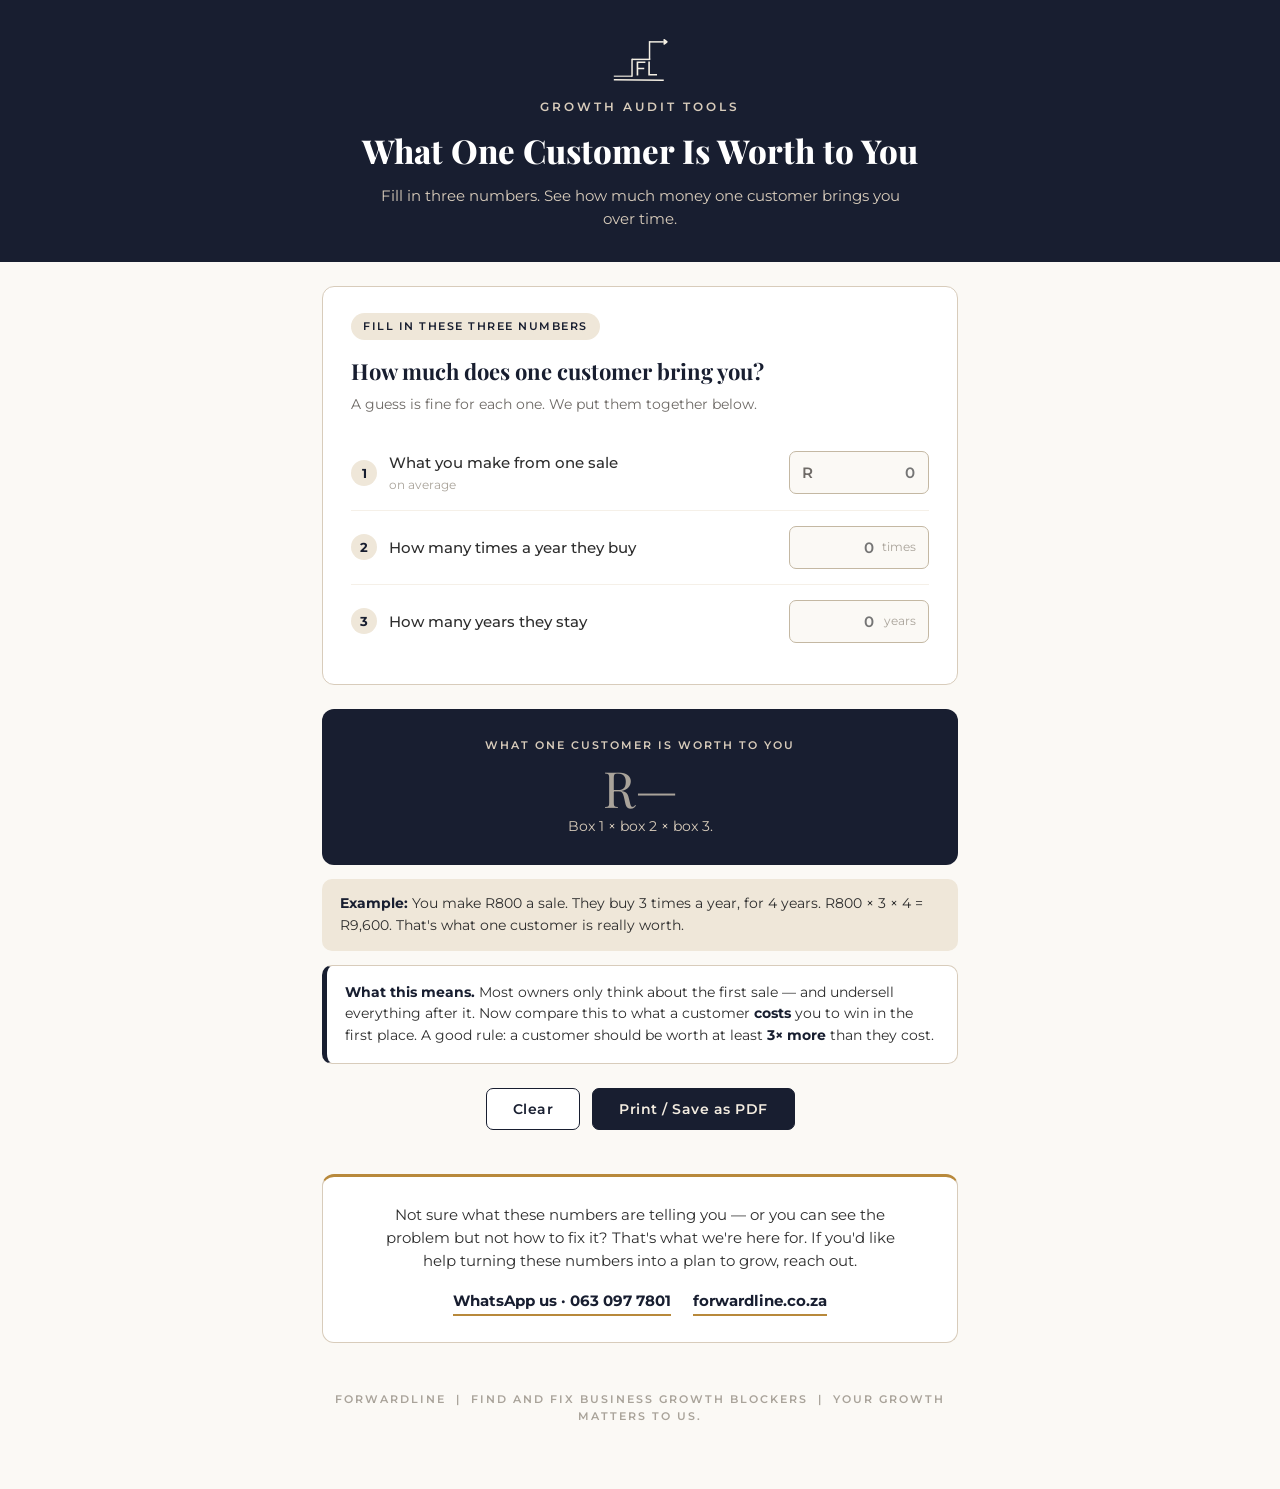
<file: tools/what-one-customer-is-worth.html>
<!DOCTYPE html>
<html lang="en">
<head>
<meta charset="UTF-8">
<meta name="viewport" content="width=device-width, initial-scale=1.0">
<title>What One Customer Is Worth to You — Forwardline</title>
<link rel="preconnect" href="https://fonts.googleapis.com">
<link rel="preconnect" href="https://fonts.gstatic.com" crossorigin>
<link href="https://fonts.googleapis.com/css2?family=Playfair+Display:wght@700;800&family=Montserrat:wght@400;500;600;700&display=swap" rel="stylesheet">
<style>
  :root{
    --navy:#181E30; --sand:#D8CCBB; --taupe:#C4B8A3; --warmgrey:#A9A39A;
    --darkgrey:#6E6A66; --charcoal:#2E2E2E; --paper:#FBF9F5; --lsand:#F5F0E8;
    --tint:#EFE7D9; --cream:#F3ECE0;
  }
  *{box-sizing:border-box; margin:0; padding:0;}
  body{font-family:'Montserrat',sans-serif; background:var(--paper); color:var(--charcoal); line-height:1.55; -webkit-font-smoothing:antialiased;}
  .wrap{max-width:680px; margin:0 auto; padding:0 22px 64px;}
  header{background:var(--navy); color:var(--cream); padding:38px 22px 32px; text-align:center;}
  header .kicker{font-size:12px; letter-spacing:3px; text-transform:uppercase; color:var(--sand); font-weight:600;}
  header h1{font-family:'Playfair Display',serif; font-weight:800; font-size:33px; margin:8px 0 8px; color:#fff;}
  header p{max-width:520px; margin:0 auto; font-size:15px; color:var(--sand);}
  .card{background:#fff; border:1px solid var(--sand); border-radius:12px; padding:26px 28px; margin-top:24px;}
  .step{display:inline-block; background:var(--tint); color:var(--navy); font-weight:600; font-size:11px; letter-spacing:1.5px; text-transform:uppercase; padding:5px 12px; border-radius:14px; margin-bottom:14px;}
  .card h2{font-family:'Playfair Display',serif; font-size:22px; color:var(--navy); margin-bottom:6px;}
  .card .lead{font-size:14px; color:var(--darkgrey); margin-bottom:20px;}
  .field{display:flex; align-items:center; justify-content:space-between; gap:16px; padding:15px 0; border-bottom:1px solid var(--lsand);}
  .field:last-child{border-bottom:none;}
  .field .lw{display:flex; align-items:center; gap:12px;}
  .field .n{flex:none; width:26px; height:26px; border-radius:50%; background:var(--tint); color:var(--navy); font-weight:700; font-size:13px; display:flex; align-items:center; justify-content:center;}
  .field label{font-size:15px; color:var(--charcoal); font-weight:500;}
  .field label small{display:block; font-size:12px; color:var(--warmgrey); font-weight:400; margin-top:2px;}
  .inwrap{position:relative; flex:none;}
  .inwrap .pre{position:absolute; left:13px; top:50%; transform:translateY(-50%); color:var(--darkgrey); font-size:15px; font-weight:600;}
  .inwrap .suf{position:absolute; right:13px; top:50%; transform:translateY(-50%); color:var(--warmgrey); font-size:12px;}
  input[type=number]{font-family:'Montserrat',sans-serif; font-size:15px; font-weight:600; color:var(--navy); border:1px solid var(--taupe); border-radius:7px; padding:11px 13px; text-align:right; background:var(--paper); width:140px;}
  .inwrap.money input{padding-left:30px;} .inwrap.unit input{padding-right:54px;}
  input[type=number]:focus{outline:none; border-color:var(--navy); background:#fff;}
  input::-webkit-outer-spin-button,input::-webkit-inner-spin-button{-webkit-appearance:none; margin:0;}
  .result{background:var(--navy); color:var(--cream); border-radius:12px; padding:28px 26px; margin-top:24px; text-align:center;}
  .result.dim .big{color:var(--warmgrey);}
  .result .lbl{font-size:11px; letter-spacing:2px; text-transform:uppercase; color:var(--sand); font-weight:600;}
  .result .big{font-family:'Playfair Display',serif; font-size:50px; color:#fff; line-height:1.05; margin:8px 0 2px;}
  .result .s{font-size:13.5px; color:var(--sand);}
  .example{background:var(--tint); border-radius:10px; padding:14px 18px; font-size:14px; color:var(--charcoal); margin-top:14px;}
  .example b{color:var(--navy);}
  .means{background:#fff; border:1px solid var(--sand); border-left:5px solid var(--navy); border-radius:10px; padding:16px 18px; font-size:14px; margin-top:14px; color:var(--charcoal);}
  .means b{color:var(--navy);}
  .actions{margin:24px auto 0; display:flex; gap:12px; justify-content:center;}
  button.act{font-family:'Montserrat',sans-serif; font-weight:600; font-size:13.5px; letter-spacing:.5px; border:1px solid var(--navy); background:#fff; color:var(--navy); padding:12px 26px; border-radius:7px; cursor:pointer;}
  button.act.primary{background:var(--navy); color:var(--cream);} button.act:hover{opacity:.9;}
  footer{margin-top:48px; text-align:center; font-size:11px; letter-spacing:2px; color:var(--warmgrey); text-transform:uppercase; font-weight:600;}
  @media (max-width:560px){ .result .big{font-size:40px;} input[type=number]{width:120px;} }
  @media print{ .actions{display:none;} body{background:#fff;} }

  /* --- brand stamp + soft reach-out (added) --- */
  .fl-logo{height:44px; width:auto; display:block; margin:0 auto 16px;}
  .reachout{margin-top:44px; background:#fff; border:1px solid #D8CCBB; border-top:3px solid #B8893B; border-radius:12px; padding:26px 28px; text-align:center;}
  .reachout p{font-family:'Montserrat',sans-serif; font-size:15px; color:#2E2E2E; max-width:520px; margin:0 auto 16px; line-height:1.55;}
  .reachout .reachlinks{display:flex; gap:10px 22px; justify-content:center; flex-wrap:wrap;}
  .reachout .reachlinks a{font-family:'Montserrat',sans-serif; font-weight:700; font-size:15px; color:#181E30; text-decoration:none; border-bottom:2px solid #B8893B; padding-bottom:2px;}
  .reachout .reachlinks a:hover{color:#B8893B;}
  @media print{ .reachout{break-inside:avoid;} }
</style>
</head>
<body>
<header>
  <svg class="fl-logo" role="img" aria-label="ForwardLine" xmlns="http://www.w3.org/2000/svg" xmlns:xlink="http://www.w3.org/1999/xlink" viewBox="56 71 260 201" preserveAspectRatio="xMidYMid meet" version="1.0"><defs><g/><clipPath id="f6e39aeb9b"><path d="M 0.71875 166 L 91 166 L 91 174 L 0.71875 174 Z M 0.71875 166 " clip-rule="nonzero"/></clipPath><clipPath id="3b8b7ee3ce"><path d="M 230 0.121094 L 251 0.121094 L 251 28 L 230 28 Z M 230 0.121094 " clip-rule="nonzero"/></clipPath><clipPath id="47b0f938a2"><path d="M 0.71875 148 L 252 148 L 252 192.359375 L 0.71875 192.359375 Z M 0.71875 148 " clip-rule="nonzero"/></clipPath><clipPath id="b02ab58922"><rect x="0" width="252" y="0" height="193"/></clipPath></defs><g transform="matrix(1, 0, 0, 1, 60, 75)"><g clip-path="url(#b02ab58922)"><g fill="#F4EFE3" fill-opacity="1"><g transform="translate(103.139672, 167.286728)"><g><path d="M 5.390625 0 L 5.390625 -63.421875 L 45.421875 -63.421875 L 45.421875 -56.765625 L 12.859375 -56.765625 L 12.859375 -34.8125 L 40.125 -34.8125 L 40.125 -28.421875 L 12.859375 -28.421875 L 12.859375 0 Z M 5.390625 0 "/></g></g></g><g clip-path="url(#f6e39aeb9b)"><path stroke-linecap="butt" transform="matrix(1.686585, 0.000000000000003881, -0.000000000000003881, 1.686585, 4.221958, 166.842479)" fill="none" stroke-linejoin="miter" d="M 0.00041383 1.999523 L 49.402212 1.999523 " stroke="#F4EFE3" stroke-width="4" stroke-opacity="1" stroke-miterlimit="4"/></g><path stroke-linecap="butt" transform="matrix(0, 1.686585, -1.686585, 0, 90.907259, 90.276697)" fill="none" stroke-linejoin="miter" d="M 0.00038338 1.999368 L 49.402182 1.999368 " stroke="#F4EFE3" stroke-width="4" stroke-opacity="1" stroke-miterlimit="4"/><path stroke-linecap="butt" transform="matrix(1.686585, 0.000000000000001941, -0.000000000000001941, 1.686585, 87.544756, 90.26602)" fill="none" stroke-linejoin="miter" d="M -0.00105993 2.000852 L 49.403055 2.000852 " stroke="#F4EFE3" stroke-width="4" stroke-opacity="1" stroke-miterlimit="4"/><path stroke-linecap="butt" transform="matrix(1.686585, 0.000000000000001941, -0.000000000000001941, 1.686585, 167.494384, 10.316391)" fill="none" stroke-linejoin="miter" d="M 0.00101376 2.001095 L 38.40379 2.001095 " stroke="#F4EFE3" stroke-width="4" stroke-opacity="1" stroke-miterlimit="4"/><path fill="#F4EFE3" d="M 233.953125 3.570312 L 247.445312 13.691406 L 233.953125 23.808594 Z M 233.953125 3.570312 " fill-opacity="1" fill-rule="nonzero"/><g clip-path="url(#3b8b7ee3ce)"><path stroke-linecap="round" transform="matrix(1.686585, 0.000000000000001941, -0.000000000000001941, 1.686585, 167.494384, 10.316391)" fill="none" stroke-linejoin="round" d="M 39.404333 -3.999846 L 47.404043 2.001095 L 39.404333 7.999719 Z M 39.404333 -3.999846 " stroke="#F4EFE3" stroke-width="4" stroke-opacity="1" stroke-miterlimit="4"/></g><g clip-path="url(#47b0f938a2)"><path stroke-linecap="butt" transform="matrix(1.686539, 0.0124639, -0.0124639, 1.686539, 4.232659, 183.708439)" fill="none" stroke-linejoin="miter" d="M -0.000412732 2.000308 L 135.317426 2.000849 " stroke="#F4EFE3" stroke-width="4" stroke-opacity="1" stroke-miterlimit="4"/></g><path stroke-linecap="butt" transform="matrix(0, 1.686585, -1.686585, 0, 170.856889, 10.327055)" fill="none" stroke-linejoin="miter" d="M 0.000634444 1.999612 L 49.402433 1.999612 " stroke="#F4EFE3" stroke-width="4" stroke-opacity="1" stroke-miterlimit="4"/><g fill="#F4EFE3" fill-opacity="1"><g transform="translate(156.362553, 167.286728)"><g><path d="M 5.390625 0 L 5.390625 -63.421875 L 12.859375 -63.421875 L 12.859375 -6.65625 L 45.34375 -6.65625 L 45.34375 0 Z M 5.390625 0 "/></g></g></g></g></g></svg>
  <div class="kicker">Growth Audit Tools</div>
  <h1>What One Customer Is Worth to You</h1>
  <p>Fill in three numbers. See how much money one customer brings you over time.</p>
</header>
<div class="wrap">
  <div class="card">
    <span class="step">Fill in these three numbers</span>
    <h2>How much does one customer bring you?</h2>
    <p class="lead">A guess is fine for each one. We put them together below.</p>
    <div class="field">
      <div class="lw"><span class="n">1</span><label>What you make from one sale<small>on average</small></label></div>
      <div class="inwrap money"><span class="pre">R</span><input type="number" id="sale" min="0" step="100" placeholder="0"></div>
    </div>
    <div class="field">
      <div class="lw"><span class="n">2</span><label>How many times a year they buy</label></div>
      <div class="inwrap unit"><input type="number" id="times" min="0" step="1" placeholder="0"><span class="suf">times</span></div>
    </div>
    <div class="field">
      <div class="lw"><span class="n">3</span><label>How many years they stay</label></div>
      <div class="inwrap unit"><input type="number" id="years" min="0" step="1" placeholder="0"><span class="suf">years</span></div>
    </div>
  </div>

  <div class="result dim" id="resultBox">
    <div class="lbl">What one customer is worth to you</div>
    <div class="big" id="ltvVal">R—</div>
    <div class="s" id="ltvSub">Box 1 × box 2 × box 3.</div>
  </div>

  <div class="example">
    <b>Example:</b> You make R800 a sale. They buy 3 times a year, for 4 years. R800 × 3 × 4 = R9,600. That's what one customer is really worth.
  </div>
  <div class="means">
    <b>What this means.</b> Most owners only think about the first sale — and undersell everything after it. Now compare this to what a customer <b>costs</b> you to win in the first place. A good rule: a customer should be worth at least <b>3× more</b> than they cost.
  </div>

  <div class="actions">
    <button class="act" onclick="clearAll()">Clear</button>
    <button class="act primary" onclick="window.print()">Print / Save as PDF</button>
  </div>
    <div class="reachout">
    <p>Not sure what these numbers are telling you &mdash; or you can see the problem but not how to fix it? That's what we're here for. If you'd like help turning these numbers into a plan to grow, reach out.</p>
    <div class="reachlinks">
      <a href="https://wa.me/27630977801">WhatsApp us &middot; 063 097 7801</a>
      <a href="https://www.forwardline.co.za">forwardline.co.za</a>
    </div>
  </div>

  <footer>Forwardline&nbsp; | &nbsp;Find and Fix Business Growth Blockers&nbsp; | &nbsp;Your growth matters to us.</footer>
</div>
<script>
const rands = n => "R" + Math.round(n).toLocaleString('en-ZA');
const $ = id => document.getElementById(id);
function calc(){
  const sale=parseFloat($('sale').value)||0, times=parseFloat($('times').value)||0, years=parseFloat($('years').value)||0;
  const box=$('resultBox');
  if(sale<=0||times<=0||years<=0){ box.classList.add('dim'); $('ltvVal').textContent='R—'; $('ltvSub').textContent='Box 1 × box 2 × box 3.'; save(); return; }
  box.classList.remove('dim');
  const ltv=sale*times*years;
  $('ltvVal').textContent=rands(ltv);
  $('ltvSub').textContent=`${rands(sale)} × ${times} a year × ${years} ${years===1?'year':'years'}.`;
  save();
}
function clearAll(){ ['sale','times','years'].forEach(id=>$(id).value=''); calc(); try{localStorage.removeItem('fl_ltv');}catch(e){} }
function save(){ try{ localStorage.setItem('fl_ltv', JSON.stringify({sale:$('sale').value,times:$('times').value,years:$('years').value})); }catch(e){} }
function load(){ try{ const s=JSON.parse(localStorage.getItem('fl_ltv')||'null'); if(!s) return; ['sale','times','years'].forEach(id=>{ if(s[id]!==undefined) $(id).value=s[id]; }); }catch(e){} }
document.addEventListener('input', e=>{ if(e.target.matches('input')) calc(); });
load(); calc();
</script>
</body>
</html>
</file>
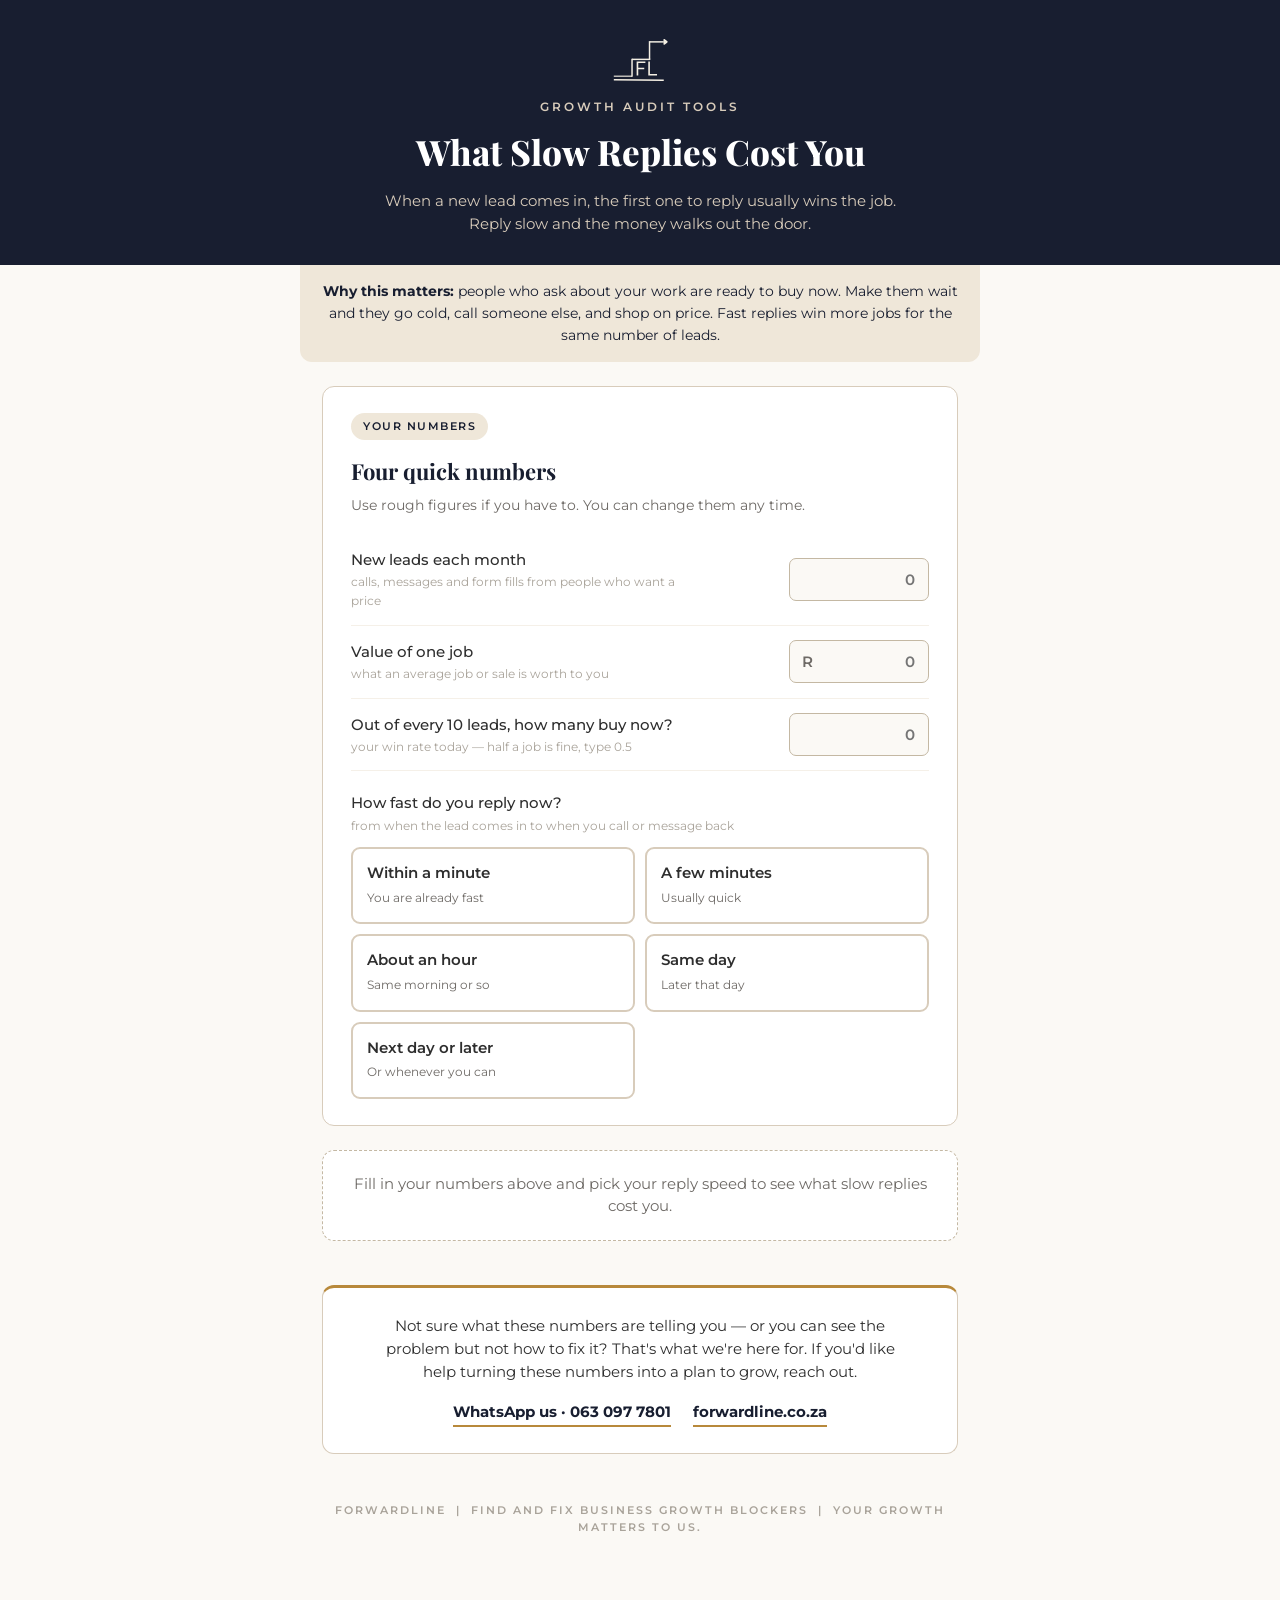
<file: tools/what-slow-replies-cost.html>
<!DOCTYPE html>
<html lang="en">
<head>
<meta charset="UTF-8">
<meta name="viewport" content="width=device-width, initial-scale=1.0">
<title>What Slow Replies Cost You — Forwardline</title>
<link rel="preconnect" href="https://fonts.googleapis.com">
<link rel="preconnect" href="https://fonts.gstatic.com" crossorigin>
<link href="https://fonts.googleapis.com/css2?family=Playfair+Display:wght@700;800&family=Montserrat:wght@400;500;600;700&display=swap" rel="stylesheet">
<style>
  :root{
    --navy:#181E30; --sand:#D8CCBB; --taupe:#C4B8A3; --warmgrey:#A9A39A;
    --darkgrey:#6E6A66; --charcoal:#2E2E2E; --paper:#FBF9F5; --lsand:#F5F0E8;
    --tint:#EFE7D9; --cream:#F3ECE0; --gold:#B8893B;
  }
  *{box-sizing:border-box; margin:0; padding:0;}
  body{font-family:'Montserrat',sans-serif; background:var(--paper); color:var(--charcoal);
       line-height:1.55; -webkit-font-smoothing:antialiased;}
  .wrap{max-width:680px; margin:0 auto; padding:0 22px 64px;}

  header{background:var(--navy); color:var(--cream); padding:38px 22px 30px; text-align:center;}
  header .kicker{font-size:12px; letter-spacing:3px; text-transform:uppercase; color:var(--sand); font-weight:600;}
  header h1{font-family:'Playfair Display',serif; font-weight:800; font-size:35px; margin:8px 0 10px; color:#fff;}
  header p{max-width:540px; margin:0 auto; font-size:15px; color:var(--sand);}

  /* why band */
  .why{background:var(--tint); border-radius:0 0 12px 12px; padding:16px 20px; margin:0 auto; max-width:680px;
       font-size:14px; color:var(--navy); text-align:center;}
  .why b{font-weight:700;}

  .card{background:#fff; border:1px solid var(--sand); border-radius:12px; padding:26px 28px; margin-top:24px;}
  .step{display:inline-block; background:var(--tint); color:var(--navy); font-weight:600; font-size:11px;
        letter-spacing:1.5px; text-transform:uppercase; padding:5px 12px; border-radius:14px; margin-bottom:14px;}
  .card h2{font-family:'Playfair Display',serif; font-size:22px; color:var(--navy); margin-bottom:6px;}
  .card .lead{font-size:14px; color:var(--darkgrey); margin-bottom:18px;}

  /* fields */
  .field{display:flex; align-items:center; justify-content:space-between; gap:16px; padding:14px 0; border-bottom:1px solid var(--lsand);}
  .field:last-child{border-bottom:none;}
  .field label{font-size:15px; color:var(--charcoal); font-weight:500;}
  .field label small{display:block; font-size:12px; color:var(--warmgrey); font-weight:400; margin-top:2px; max-width:340px;}
  .inwrap{position:relative; flex:none;}
  .inwrap .pre{position:absolute; left:13px; top:50%; transform:translateY(-50%); color:var(--darkgrey); font-size:15px; font-weight:600;}
  input[type=number]{font-family:'Montserrat',sans-serif; font-size:15px; font-weight:600; color:var(--navy);
        border:1px solid var(--taupe); border-radius:7px; padding:11px 13px; text-align:right; background:var(--paper); width:140px;}
  .inwrap input[type=number]{padding-left:30px;}
  input[type=number]:focus{outline:none; border-color:var(--navy); background:#fff;}
  input::-webkit-outer-spin-button,input::-webkit-inner-spin-button{-webkit-appearance:none; margin:0;}

  /* speed buttons */
  .speedlabel{font-size:15px; color:var(--charcoal); font-weight:500; margin:4px 0 12px;}
  .speedlabel small{display:block; font-size:12px; color:var(--warmgrey); font-weight:400; margin-top:2px;}
  .speeds{display:grid; grid-template-columns:1fr 1fr; gap:10px;}
  .sp{background:#fff; border:2px solid var(--sand); border-radius:9px; padding:13px 14px; cursor:pointer;
      text-align:left; transition:all .15s;}
  .sp:hover{border-color:var(--taupe);}
  .sp.on{border-color:var(--navy); background:var(--navy); color:#fff;}
  .sp b{font-size:14.5px; font-weight:600; display:block;}
  .sp span{font-size:12px; color:var(--darkgrey);}
  .sp.on span{color:var(--sand);}

  /* result band */
  .res{display:none; margin-top:24px;}
  .res.show{display:block;}
  .rband{background:var(--navy); color:var(--cream); border-radius:12px; padding:28px 26px; text-align:center;}
  .rband .lbl{font-size:11px; letter-spacing:2px; text-transform:uppercase; color:var(--sand); font-weight:600;}
  .rband .big{font-family:'Playfair Display',serif; font-size:52px; color:#fff; line-height:1.05; margin:8px 0 2px;}
  .rband .big small{font-size:22px; color:var(--sand);}
  .rband .sub{font-size:14.5px; color:var(--sand); max-width:460px; margin:6px auto 0;}
  .rband.good .big{color:#fff;}

  /* gain line */
  .gain{background:var(--tint); color:var(--navy); border-radius:10px; padding:16px 18px; margin-top:14px; font-size:15px; text-align:center;}
  .gain b{font-weight:700;}

  /* two stat boxes */
  .twobox{display:grid; grid-template-columns:1fr auto 1fr; gap:14px; align-items:stretch; margin-top:14px;}
  .sb{background:#fff; border:1px solid var(--sand); border-radius:10px; padding:18px 16px; text-align:center;}
  .sb .t{font-size:10.5px; letter-spacing:1px; text-transform:uppercase; color:var(--darkgrey); font-weight:600;}
  .sb .v{font-family:'Playfair Display',serif; font-size:30px; color:var(--navy); margin:6px 0 1px;}
  .sb .s{font-size:12px; color:var(--warmgrey);}
  .sb.lead{border-color:var(--navy); border-width:2px;}
  .sbmid{display:flex; align-items:center; font-size:14px; color:var(--darkgrey); font-weight:600;}

  /* quick wins */
  .wins{background:#fff; border:1px solid var(--sand); border-radius:12px; padding:22px 24px; margin-top:14px;}
  .wins h3{font-size:12px; letter-spacing:1px; text-transform:uppercase; color:var(--navy); margin-bottom:12px;}
  .wins ul{list-style:none;}
  .wins li{position:relative; padding-left:26px; margin-bottom:10px; font-size:14.5px; color:var(--charcoal);}
  .wins li:last-child{margin-bottom:0;}
  .wins li::before{content:"\2192"; position:absolute; left:0; color:var(--taupe); font-weight:700;}

  .nexttool{background:#fff; border:1px solid var(--sand); border-left:5px solid var(--gold); border-radius:10px;
        padding:16px 18px; font-size:14.5px; margin-top:14px;}
  .nexttool b{color:var(--navy);}

  /* adjust assumptions */
  details{margin-top:14px; background:#fff; border:1px dashed var(--taupe); border-radius:10px; padding:0 18px;}
  details summary{cursor:pointer; font-size:13px; font-weight:600; color:var(--darkgrey); padding:14px 0; list-style:none;}
  details summary::-webkit-details-marker{display:none;}
  details summary::before{content:"+ "; color:var(--taupe); font-weight:700;}
  details[open] summary::before{content:"\2212 ";}
  .adjrow{display:flex; align-items:center; justify-content:space-between; gap:14px; padding:10px 0; border-top:1px solid var(--lsand); font-size:13.5px; color:var(--charcoal);}
  .adjrow input{width:90px; padding:8px 10px; font-size:13.5px;}
  .adjnote{font-size:12px; color:var(--warmgrey); padding:10px 0 16px; border-top:1px solid var(--lsand);}

  .emptyhint{background:#fff; border:1px dashed var(--taupe); border-radius:12px; padding:22px; text-align:center;
        color:var(--darkgrey); font-size:14.5px; margin-top:24px;}

  .actions{margin:24px auto 0; display:flex; gap:12px; justify-content:center;}
  button.act{font-family:'Montserrat',sans-serif; font-weight:600; font-size:13.5px; letter-spacing:.5px;
        border:1px solid var(--navy); background:#fff; color:var(--navy); padding:12px 26px; border-radius:7px; cursor:pointer;}
  button.act.primary{background:var(--navy); color:var(--cream);} button.act:hover{opacity:.9;}

  footer{margin-top:48px; text-align:center; font-size:11px; letter-spacing:2px; color:var(--warmgrey); text-transform:uppercase; font-weight:600;}

  @media (max-width:560px){
    .rband .big{font-size:40px;} .speeds{grid-template-columns:1fr;}
    .twobox{grid-template-columns:1fr;} .sbmid{justify-content:center; padding:2px 0;}
  }
  @media print{ .actions,details{display:none;} body{background:#fff;} }

  /* --- brand stamp + soft reach-out (added) --- */
  .fl-logo{height:44px; width:auto; display:block; margin:0 auto 16px;}
  .reachout{margin-top:44px; background:#fff; border:1px solid #D8CCBB; border-top:3px solid #B8893B; border-radius:12px; padding:26px 28px; text-align:center;}
  .reachout p{font-family:'Montserrat',sans-serif; font-size:15px; color:#2E2E2E; max-width:520px; margin:0 auto 16px; line-height:1.55;}
  .reachout .reachlinks{display:flex; gap:10px 22px; justify-content:center; flex-wrap:wrap;}
  .reachout .reachlinks a{font-family:'Montserrat',sans-serif; font-weight:700; font-size:15px; color:#181E30; text-decoration:none; border-bottom:2px solid #B8893B; padding-bottom:2px;}
  .reachout .reachlinks a:hover{color:#B8893B;}
  @media print{ .reachout{break-inside:avoid;} }
</style>
</head>
<body>

<header>
  <svg class="fl-logo" role="img" aria-label="ForwardLine" xmlns="http://www.w3.org/2000/svg" xmlns:xlink="http://www.w3.org/1999/xlink" viewBox="56 71 260 201" preserveAspectRatio="xMidYMid meet" version="1.0"><defs><g/><clipPath id="f6e39aeb9b"><path d="M 0.71875 166 L 91 166 L 91 174 L 0.71875 174 Z M 0.71875 166 " clip-rule="nonzero"/></clipPath><clipPath id="3b8b7ee3ce"><path d="M 230 0.121094 L 251 0.121094 L 251 28 L 230 28 Z M 230 0.121094 " clip-rule="nonzero"/></clipPath><clipPath id="47b0f938a2"><path d="M 0.71875 148 L 252 148 L 252 192.359375 L 0.71875 192.359375 Z M 0.71875 148 " clip-rule="nonzero"/></clipPath><clipPath id="b02ab58922"><rect x="0" width="252" y="0" height="193"/></clipPath></defs><g transform="matrix(1, 0, 0, 1, 60, 75)"><g clip-path="url(#b02ab58922)"><g fill="#F4EFE3" fill-opacity="1"><g transform="translate(103.139672, 167.286728)"><g><path d="M 5.390625 0 L 5.390625 -63.421875 L 45.421875 -63.421875 L 45.421875 -56.765625 L 12.859375 -56.765625 L 12.859375 -34.8125 L 40.125 -34.8125 L 40.125 -28.421875 L 12.859375 -28.421875 L 12.859375 0 Z M 5.390625 0 "/></g></g></g><g clip-path="url(#f6e39aeb9b)"><path stroke-linecap="butt" transform="matrix(1.686585, 0.000000000000003881, -0.000000000000003881, 1.686585, 4.221958, 166.842479)" fill="none" stroke-linejoin="miter" d="M 0.00041383 1.999523 L 49.402212 1.999523 " stroke="#F4EFE3" stroke-width="4" stroke-opacity="1" stroke-miterlimit="4"/></g><path stroke-linecap="butt" transform="matrix(0, 1.686585, -1.686585, 0, 90.907259, 90.276697)" fill="none" stroke-linejoin="miter" d="M 0.00038338 1.999368 L 49.402182 1.999368 " stroke="#F4EFE3" stroke-width="4" stroke-opacity="1" stroke-miterlimit="4"/><path stroke-linecap="butt" transform="matrix(1.686585, 0.000000000000001941, -0.000000000000001941, 1.686585, 87.544756, 90.26602)" fill="none" stroke-linejoin="miter" d="M -0.00105993 2.000852 L 49.403055 2.000852 " stroke="#F4EFE3" stroke-width="4" stroke-opacity="1" stroke-miterlimit="4"/><path stroke-linecap="butt" transform="matrix(1.686585, 0.000000000000001941, -0.000000000000001941, 1.686585, 167.494384, 10.316391)" fill="none" stroke-linejoin="miter" d="M 0.00101376 2.001095 L 38.40379 2.001095 " stroke="#F4EFE3" stroke-width="4" stroke-opacity="1" stroke-miterlimit="4"/><path fill="#F4EFE3" d="M 233.953125 3.570312 L 247.445312 13.691406 L 233.953125 23.808594 Z M 233.953125 3.570312 " fill-opacity="1" fill-rule="nonzero"/><g clip-path="url(#3b8b7ee3ce)"><path stroke-linecap="round" transform="matrix(1.686585, 0.000000000000001941, -0.000000000000001941, 1.686585, 167.494384, 10.316391)" fill="none" stroke-linejoin="round" d="M 39.404333 -3.999846 L 47.404043 2.001095 L 39.404333 7.999719 Z M 39.404333 -3.999846 " stroke="#F4EFE3" stroke-width="4" stroke-opacity="1" stroke-miterlimit="4"/></g><g clip-path="url(#47b0f938a2)"><path stroke-linecap="butt" transform="matrix(1.686539, 0.0124639, -0.0124639, 1.686539, 4.232659, 183.708439)" fill="none" stroke-linejoin="miter" d="M -0.000412732 2.000308 L 135.317426 2.000849 " stroke="#F4EFE3" stroke-width="4" stroke-opacity="1" stroke-miterlimit="4"/></g><path stroke-linecap="butt" transform="matrix(0, 1.686585, -1.686585, 0, 170.856889, 10.327055)" fill="none" stroke-linejoin="miter" d="M 0.000634444 1.999612 L 49.402433 1.999612 " stroke="#F4EFE3" stroke-width="4" stroke-opacity="1" stroke-miterlimit="4"/><g fill="#F4EFE3" fill-opacity="1"><g transform="translate(156.362553, 167.286728)"><g><path d="M 5.390625 0 L 5.390625 -63.421875 L 12.859375 -63.421875 L 12.859375 -6.65625 L 45.34375 -6.65625 L 45.34375 0 Z M 5.390625 0 "/></g></g></g></g></g></svg>
  <div class="kicker">Growth Audit Tools</div>
  <h1>What Slow Replies Cost You</h1>
  <p>When a new lead comes in, the first one to reply usually wins the job. Reply slow and the money walks out the door.</p>
</header>
<div class="why"><b>Why this matters:</b> people who ask about your work are ready to buy now. Make them wait and they go cold, call someone else, and shop on price. Fast replies win more jobs for the same number of leads.</div>

<div class="wrap">

  <!-- STEP 1 -->
  <div class="card">
    <span class="step">Your numbers</span>
    <h2>Four quick numbers</h2>
    <p class="lead">Use rough figures if you have to. You can change them any time.</p>

    <div class="field">
      <label>New leads each month<small>calls, messages and form fills from people who want a price</small></label>
      <div class="inwrap"><input type="number" id="leads" min="0" step="1" placeholder="0"></div>
    </div>
    <div class="field">
      <label>Value of one job<small>what an average job or sale is worth to you</small></label>
      <div class="inwrap"><span class="pre">R</span><input type="number" id="jobval" min="0" step="100" placeholder="0"></div>
    </div>
    <div class="field">
      <label>Out of every 10 leads, how many buy now?<small>your win rate today &mdash; half a job is fine, type 0.5</small></label>
      <div class="inwrap"><input type="number" id="close10" min="0" max="10" step="0.5" placeholder="0"></div>
    </div>

    <div style="padding-top:16px;">
      <div class="speedlabel">How fast do you reply now?<small>from when the lead comes in to when you call or message back</small></div>
      <div class="speeds" id="speeds"></div>
    </div>
  </div>

  <!-- RESULT -->
  <div class="res" id="res">
    <div class="rband" id="rband">
      <div class="lbl" id="rlbl">Walking out the door</div>
      <div class="big" id="rbig">R&mdash;</div>
      <div class="sub" id="rsub"></div>
    </div>

    <div class="gain" id="gain"></div>

    <div class="twobox">
      <div class="sb">
        <div class="t">Jobs you win now</div>
        <div class="v" id="jobsNow">0</div>
        <div class="s">a month</div>
      </div>
      <div class="sbmid">&rarr;</div>
      <div class="sb lead">
        <div class="t">Jobs at 60-second replies</div>
        <div class="v" id="jobsFast">0</div>
        <div class="s">a month</div>
      </div>
    </div>

    <div class="wins">
      <h3>Quick wins &mdash; start here</h3>
      <ul>
        <li>Answer every new lead within 60 seconds. Even a quick "got it, calling you now" keeps them warm.</li>
        <li>Call first, then text or email. A call wins more jobs than a message.</li>
        <li>Follow up at least twice. Most jobs are lost because nobody followed up.</li>
        <li>Have someone or something ready to answer after hours and while you are on the job.</li>
      </ul>
    </div>

    <div class="nexttool" id="nexttool">
      The hard part is answering <b>every</b> lead in 60 seconds &mdash; even after hours and while you work.
      That is what ForwardLine's callback agent, <b>Suzy</b>, does: she answers in about 60 seconds and books the job for you.
    </div>

    <details>
      <summary>Adjust the speed effect (advanced)</summary>
      <div class="adjnote">These are how many times more jobs a 60-second reply tends to win, compared with each slower speed. Change them to match what you see.</div>
      <div class="adjrow"><span>A few minutes &rarr; 60 seconds</span><div class="inwrap"><input type="number" id="m5" min="1" step="0.1"></div></div>
      <div class="adjrow"><span>About an hour &rarr; 60 seconds</span><div class="inwrap"><input type="number" id="mh" min="1" step="0.1"></div></div>
      <div class="adjrow"><span>Same day &rarr; 60 seconds</span><div class="inwrap"><input type="number" id="md" min="1" step="0.1"></div></div>
      <div class="adjrow"><span>Next day or later &rarr; 60 seconds</span><div class="inwrap"><input type="number" id="ml" min="1" step="0.1"></div></div>
      <div class="adjnote">Win rate after a faster reply is capped at 9 in 10, to keep the numbers honest.</div>
    </details>

    <div class="actions">
      <button class="act" onclick="clearAll()">Clear</button>
      <button class="act primary" onclick="window.print()">Print / Save as PDF</button>
    </div>
  </div>

  <!-- EMPTY -->
  <div class="emptyhint" id="empty">Fill in your numbers above and pick your reply speed to see what slow replies cost you.</div>

    <div class="reachout">
    <p>Not sure what these numbers are telling you &mdash; or you can see the problem but not how to fix it? That's what we're here for. If you'd like help turning these numbers into a plan to grow, reach out.</p>
    <div class="reachlinks">
      <a href="https://wa.me/27630977801">WhatsApp us &middot; 063 097 7801</a>
      <a href="https://www.forwardline.co.za">forwardline.co.za</a>
    </div>
  </div>

  <footer>Forwardline&nbsp; | &nbsp;Find and Fix Business Growth Blockers&nbsp; | &nbsp;Your growth matters to us.</footer>
</div>

<script>
  // speed bands: key, label, note, default multiplier (times more jobs at 60s vs this speed)
  const SPEEDS = [
    {k:"min",  t:"Within a minute", s:"You are already fast", m:1.0,  fixed:true},
    {k:"few",  t:"A few minutes",   s:"Usually quick",        m:1.2,  id:"m5"},
    {k:"hour", t:"About an hour",   s:"Same morning or so",   m:1.6,  id:"mh"},
    {k:"day",  t:"Same day",        s:"Later that day",       m:2.2,  id:"md"},
    {k:"late", t:"Next day or later",s:"Or whenever you can",  m:3.0,  id:"ml"},
  ];
  const mult = {}; SPEEDS.forEach(s=>mult[s.k]=s.m);
  const CAP = 0.9; // max win rate after faster reply
  const rands = n => "R" + Math.round(n).toLocaleString('en-ZA');
  let speed = null;

  // build speed buttons
  const speedsEl = document.getElementById('speeds');
  SPEEDS.forEach(s=>{
    const b=document.createElement('div'); b.className='sp'; b.dataset.k=s.k;
    b.innerHTML = `<b>${s.t}</b><span>${s.s}</span>`;
    b.onclick=()=>{ speed=s.k; document.querySelectorAll('.sp').forEach(x=>x.classList.toggle('on', x.dataset.k===s.k)); calc(); save(); };
    speedsEl.appendChild(b);
  });
  // set default adjust inputs
  SPEEDS.forEach(s=>{ if(s.id) document.getElementById(s.id).value=s.m; });

  function readMults(){
    SPEEDS.forEach(s=>{ if(s.id){ const v=parseFloat(document.getElementById(s.id).value); mult[s.k] = (v&&v>=1)? v : s.m; } });
  }

  function calc(){
    readMults();
    const leads = parseFloat(document.getElementById('leads').value)||0;
    const jobval= parseFloat(document.getElementById('jobval').value)||0;
    const c10   = parseFloat(document.getElementById('close10').value)||0;
    const res=document.getElementById('res'), empty=document.getElementById('empty');

    if(leads<=0 || jobval<=0 || c10<=0 || !speed){
      res.classList.remove('show'); empty.style.display='block'; return;
    }
    empty.style.display='none'; res.classList.add('show');

    const c = Math.min(c10,10)/10;                 // current win rate
    const m = mult[speed]||1;
    const cFast = Math.min(c*m, CAP);              // win rate at 60s, capped
    const jobsNow = leads*c;
    const jobsFast= leads*cFast;
    const extra = Math.max(jobsFast-jobsNow,0);
    const lostMo = extra*jobval;
    const lostYr = lostMo*12;

    const rband=document.getElementById('rband');
    if(extra<=0.01){
      rband.classList.add('good');
      document.getElementById('rlbl').textContent='Good news';
      document.getElementById('rbig').textContent='You reply fast';
      document.getElementById('rsub').textContent='At this speed you are already winning about as many jobs as fast replies can get you. Keep it up.';
      document.getElementById('gain').innerHTML='Now make sure <b>every</b> lead gets that same fast reply &mdash; after hours and while you are on the job too.';
    }else{
      rband.classList.remove('good');
      document.getElementById('rlbl').textContent='Walking out the door';
      document.getElementById('rbig').innerHTML = rands(lostMo)+' <small>/month</small>';
      document.getElementById('rsub').innerHTML = `That is about <b style="color:#fff">${rands(lostYr)} a year</b> in jobs you could win with the same leads &mdash; just by replying faster.`;
      document.getElementById('gain').innerHTML =
        `Reply in 60 seconds and you win about <b>${(Math.round(extra*10)/10)} more jobs a month</b> &mdash; roughly <b>${rands(lostMo)} more</b>, from leads you already get.`;
    }

    document.getElementById('jobsNow').textContent  = Math.round(jobsNow*10)/10;
    document.getElementById('jobsFast').textContent = Math.round(jobsFast*10)/10;
  }

  function clearAll(){
    ['leads','jobval','close10'].forEach(id=>document.getElementById(id).value='');
    speed=null; document.querySelectorAll('.sp').forEach(x=>x.classList.remove('on'));
    SPEEDS.forEach(s=>{ if(s.id) document.getElementById(s.id).value=s.m; });
    calc(); try{localStorage.removeItem('fl_slowreplies');}catch(e){}
  }
  function save(){
    try{
      const a={}; SPEEDS.forEach(s=>{ if(s.id) a[s.id]=document.getElementById(s.id).value; });
      localStorage.setItem('fl_slowreplies', JSON.stringify({
        leads:document.getElementById('leads').value, jobval:document.getElementById('jobval').value,
        close10:document.getElementById('close10').value, speed, adj:a }));
    }catch(e){}
  }
  function load(){
    try{
      const s=JSON.parse(localStorage.getItem('fl_slowreplies')||'null'); if(!s) return;
      document.getElementById('leads').value=s.leads||'';
      document.getElementById('jobval').value=s.jobval||'';
      document.getElementById('close10').value=s.close10||'';
      if(s.adj) Object.keys(s.adj).forEach(k=>{ const el=document.getElementById(k); if(el&&s.adj[k]!=='') el.value=s.adj[k]; });
      if(s.speed){ speed=s.speed; document.querySelectorAll('.sp').forEach(x=>x.classList.toggle('on', x.dataset.k===s.speed)); }
    }catch(e){}
  }
  document.addEventListener('input', e=>{ if(e.target.matches('input')) { calc(); save(); } });
  load(); calc();
</script>
</body>
</html>
</file>
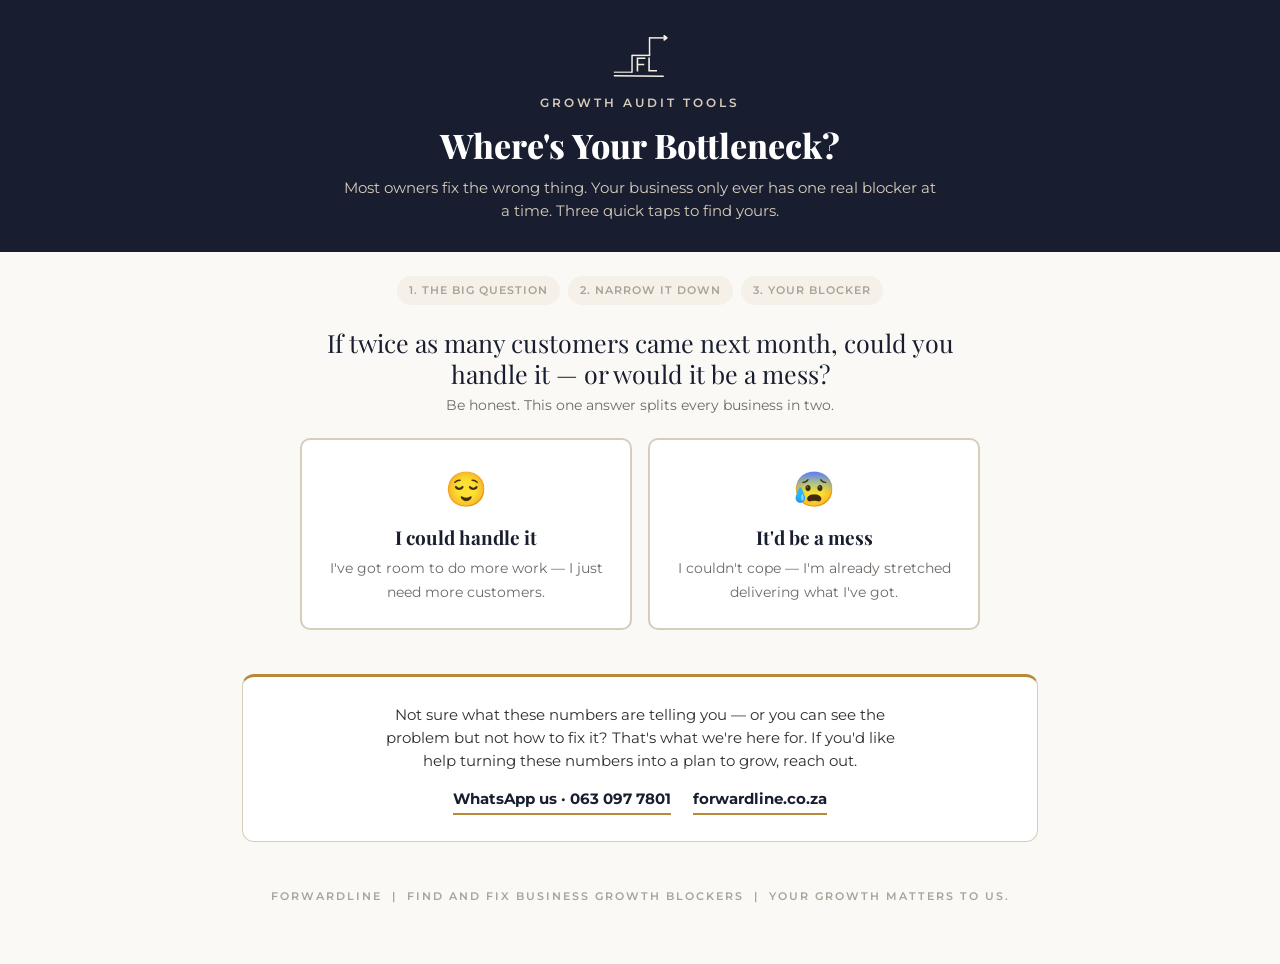
<file: tools/wheres-your-bottleneck.html>
<!DOCTYPE html>
<html lang="en">
<head>
<meta charset="UTF-8">
<meta name="viewport" content="width=device-width, initial-scale=1.0">
<title>Where's Your Bottleneck? — Forwardline</title>
<link rel="preconnect" href="https://fonts.googleapis.com">
<link rel="preconnect" href="https://fonts.gstatic.com" crossorigin>
<link href="https://fonts.googleapis.com/css2?family=Playfair+Display:wght@700;800&family=Montserrat:wght@400;500;600;700&display=swap" rel="stylesheet">
<style>
  :root{
    --navy:#181E30; --sand:#D8CCBB; --taupe:#C4B8A3; --warmgrey:#A9A39A;
    --darkgrey:#6E6A66; --charcoal:#2E2E2E; --paper:#FBF9F5; --lsand:#F5F0E8;
    --tint:#EFE7D9; --cream:#F3ECE0;
  }
  *{box-sizing:border-box; margin:0; padding:0;}
  body{font-family:'Montserrat',sans-serif; background:var(--paper); color:var(--charcoal);
       line-height:1.5; -webkit-font-smoothing:antialiased;}
  .wrap{max-width:840px; margin:0 auto; padding:0 22px 60px;}

  header{background:var(--navy); color:var(--cream); padding:34px 22px 30px; text-align:center;}
  header .kicker{font-size:12px; letter-spacing:3px; text-transform:uppercase; color:var(--sand); font-weight:600;}
  header h1{font-family:'Playfair Display',serif; font-weight:800; font-size:34px; margin:8px 0 6px; color:#fff;}
  header p{max-width:600px; margin:0 auto; font-size:15px; color:var(--sand);}

  /* progress trail */
  .trail{display:flex; gap:8px; justify-content:center; margin:24px 0 4px; flex-wrap:wrap;}
  .trail span{font-size:11px; letter-spacing:1px; text-transform:uppercase; color:var(--warmgrey); font-weight:600;
        padding:6px 12px; border-radius:16px; background:var(--lsand);}
  .trail span.done{background:var(--navy); color:var(--cream);}

  .panel{display:none;}
  .panel.show{display:block; animation:fade .25s ease;}
  @keyframes fade{from{opacity:0; transform:translateY(6px);} to{opacity:1; transform:none;}}

  .q{font-family:'Playfair Display',serif; font-size:25px; color:var(--navy); text-align:center; margin:22px auto 6px; max-width:640px; line-height:1.25;}
  .qsub{text-align:center; font-size:14px; color:var(--darkgrey); max-width:560px; margin:0 auto 22px;}

  .choices{display:grid; grid-template-columns:1fr 1fr; gap:16px; max-width:680px; margin:0 auto;}
  .choice{background:#fff; border:2px solid var(--sand); border-radius:10px; padding:24px 22px; cursor:pointer;
        text-align:center; transition:all .15s;}
  .choice:hover{border-color:var(--navy); transform:translateY(-2px); box-shadow:0 6px 18px rgba(24,30,48,.08);}
  .choice .big{font-size:34px; margin-bottom:8px;}
  .choice b{font-family:'Playfair Display',serif; font-size:19px; color:var(--navy); display:block; margin-bottom:4px;}
  .choice span{font-size:13.5px; color:var(--darkgrey);}

  .backbar{text-align:center; margin:22px 0 0;}
  .link{background:none; border:none; color:var(--darkgrey); font-family:'Montserrat',sans-serif; font-size:13px;
        cursor:pointer; text-decoration:underline; font-weight:500;}

  /* result */
  .res{max-width:720px; margin:8px auto 0;}
  .rband{background:var(--navy); color:var(--cream); border-radius:10px 10px 0 0; padding:22px 26px; text-align:center;}
  .rband .side{font-size:11px; letter-spacing:2px; text-transform:uppercase; color:var(--sand); font-weight:600;}
  .rband h2{font-family:'Playfair Display',serif; font-size:30px; color:#fff; margin:6px 0 4px;}
  .rband p{font-size:14.5px; color:var(--sand); max-width:520px; margin:0 auto;}
  .rbody{background:#fff; border:1px solid var(--sand); border-top:none; border-radius:0 0 10px 10px; padding:24px 26px;}
  .rbody h3{font-size:12px; letter-spacing:1px; text-transform:uppercase; color:var(--navy); margin-bottom:10px;}
  .rbody ul{list-style:none; margin:0 0 20px;}
  .rbody li{position:relative; padding-left:26px; margin-bottom:9px; font-size:14.5px; color:var(--charcoal);}
  .rbody li::before{content:"→"; position:absolute; left:0; color:var(--taupe); font-weight:700;}
  .nexttool{background:var(--tint); border-radius:8px; padding:16px 18px; font-size:14.5px; color:var(--charcoal);}
  .nexttool b{color:var(--navy);}
  .nexttool .built{display:inline-block; background:var(--navy); color:var(--cream); font-size:10px; letter-spacing:1px;
        text-transform:uppercase; padding:3px 8px; border-radius:10px; margin-left:6px; vertical-align:middle; font-weight:600;}
  .nexttool .soon{display:inline-block; background:var(--sand); color:var(--navy); font-size:10px; letter-spacing:1px;
        text-transform:uppercase; padding:3px 8px; border-radius:10px; margin-left:6px; vertical-align:middle; font-weight:600;}

  .actions{margin:22px auto 0; display:flex; gap:12px; justify-content:center;}
  button.act{font-family:'Montserrat',sans-serif; font-weight:600; font-size:13.5px; letter-spacing:.5px;
        border:1px solid var(--navy); background:#fff; color:var(--navy); padding:11px 24px; border-radius:6px; cursor:pointer;}
  button.act.primary{background:var(--navy); color:var(--cream);}
  button.act:hover{opacity:.9;}

  footer{margin-top:46px; text-align:center; font-size:11px; letter-spacing:2px; color:var(--warmgrey);
        text-transform:uppercase; font-weight:600;}

  @media (max-width:600px){ .choices{grid-template-columns:1fr;} .q{font-size:21px;} .rband h2{font-size:24px;} }
  @media print{ .actions,.backbar,.trail{display:none;} body{background:#fff;} }

  /* --- brand stamp + soft reach-out (added) --- */
  .fl-logo{height:44px; width:auto; display:block; margin:0 auto 16px;}
  .reachout{margin-top:44px; background:#fff; border:1px solid #D8CCBB; border-top:3px solid #B8893B; border-radius:12px; padding:26px 28px; text-align:center;}
  .reachout p{font-family:'Montserrat',sans-serif; font-size:15px; color:#2E2E2E; max-width:520px; margin:0 auto 16px; line-height:1.55;}
  .reachout .reachlinks{display:flex; gap:10px 22px; justify-content:center; flex-wrap:wrap;}
  .reachout .reachlinks a{font-family:'Montserrat',sans-serif; font-weight:700; font-size:15px; color:#181E30; text-decoration:none; border-bottom:2px solid #B8893B; padding-bottom:2px;}
  .reachout .reachlinks a:hover{color:#B8893B;}
  @media print{ .reachout{break-inside:avoid;} }
</style>
</head>
<body>

<header>
  <svg class="fl-logo" role="img" aria-label="ForwardLine" xmlns="http://www.w3.org/2000/svg" xmlns:xlink="http://www.w3.org/1999/xlink" viewBox="56 71 260 201" preserveAspectRatio="xMidYMid meet" version="1.0"><defs><g/><clipPath id="f6e39aeb9b"><path d="M 0.71875 166 L 91 166 L 91 174 L 0.71875 174 Z M 0.71875 166 " clip-rule="nonzero"/></clipPath><clipPath id="3b8b7ee3ce"><path d="M 230 0.121094 L 251 0.121094 L 251 28 L 230 28 Z M 230 0.121094 " clip-rule="nonzero"/></clipPath><clipPath id="47b0f938a2"><path d="M 0.71875 148 L 252 148 L 252 192.359375 L 0.71875 192.359375 Z M 0.71875 148 " clip-rule="nonzero"/></clipPath><clipPath id="b02ab58922"><rect x="0" width="252" y="0" height="193"/></clipPath></defs><g transform="matrix(1, 0, 0, 1, 60, 75)"><g clip-path="url(#b02ab58922)"><g fill="#F4EFE3" fill-opacity="1"><g transform="translate(103.139672, 167.286728)"><g><path d="M 5.390625 0 L 5.390625 -63.421875 L 45.421875 -63.421875 L 45.421875 -56.765625 L 12.859375 -56.765625 L 12.859375 -34.8125 L 40.125 -34.8125 L 40.125 -28.421875 L 12.859375 -28.421875 L 12.859375 0 Z M 5.390625 0 "/></g></g></g><g clip-path="url(#f6e39aeb9b)"><path stroke-linecap="butt" transform="matrix(1.686585, 0.000000000000003881, -0.000000000000003881, 1.686585, 4.221958, 166.842479)" fill="none" stroke-linejoin="miter" d="M 0.00041383 1.999523 L 49.402212 1.999523 " stroke="#F4EFE3" stroke-width="4" stroke-opacity="1" stroke-miterlimit="4"/></g><path stroke-linecap="butt" transform="matrix(0, 1.686585, -1.686585, 0, 90.907259, 90.276697)" fill="none" stroke-linejoin="miter" d="M 0.00038338 1.999368 L 49.402182 1.999368 " stroke="#F4EFE3" stroke-width="4" stroke-opacity="1" stroke-miterlimit="4"/><path stroke-linecap="butt" transform="matrix(1.686585, 0.000000000000001941, -0.000000000000001941, 1.686585, 87.544756, 90.26602)" fill="none" stroke-linejoin="miter" d="M -0.00105993 2.000852 L 49.403055 2.000852 " stroke="#F4EFE3" stroke-width="4" stroke-opacity="1" stroke-miterlimit="4"/><path stroke-linecap="butt" transform="matrix(1.686585, 0.000000000000001941, -0.000000000000001941, 1.686585, 167.494384, 10.316391)" fill="none" stroke-linejoin="miter" d="M 0.00101376 2.001095 L 38.40379 2.001095 " stroke="#F4EFE3" stroke-width="4" stroke-opacity="1" stroke-miterlimit="4"/><path fill="#F4EFE3" d="M 233.953125 3.570312 L 247.445312 13.691406 L 233.953125 23.808594 Z M 233.953125 3.570312 " fill-opacity="1" fill-rule="nonzero"/><g clip-path="url(#3b8b7ee3ce)"><path stroke-linecap="round" transform="matrix(1.686585, 0.000000000000001941, -0.000000000000001941, 1.686585, 167.494384, 10.316391)" fill="none" stroke-linejoin="round" d="M 39.404333 -3.999846 L 47.404043 2.001095 L 39.404333 7.999719 Z M 39.404333 -3.999846 " stroke="#F4EFE3" stroke-width="4" stroke-opacity="1" stroke-miterlimit="4"/></g><g clip-path="url(#47b0f938a2)"><path stroke-linecap="butt" transform="matrix(1.686539, 0.0124639, -0.0124639, 1.686539, 4.232659, 183.708439)" fill="none" stroke-linejoin="miter" d="M -0.000412732 2.000308 L 135.317426 2.000849 " stroke="#F4EFE3" stroke-width="4" stroke-opacity="1" stroke-miterlimit="4"/></g><path stroke-linecap="butt" transform="matrix(0, 1.686585, -1.686585, 0, 170.856889, 10.327055)" fill="none" stroke-linejoin="miter" d="M 0.000634444 1.999612 L 49.402433 1.999612 " stroke="#F4EFE3" stroke-width="4" stroke-opacity="1" stroke-miterlimit="4"/><g fill="#F4EFE3" fill-opacity="1"><g transform="translate(156.362553, 167.286728)"><g><path d="M 5.390625 0 L 5.390625 -63.421875 L 12.859375 -63.421875 L 12.859375 -6.65625 L 45.34375 -6.65625 L 45.34375 0 Z M 5.390625 0 "/></g></g></g></g></g></svg>
  <div class="kicker">Growth Audit Tools</div>
  <h1>Where's Your Bottleneck?</h1>
  <p>Most owners fix the wrong thing. Your business only ever has one real blocker at a time. Three quick taps to find yours.</p>
</header>

<div class="wrap">

  <div class="trail" id="trail">
    <span id="t1">1. The big question</span>
    <span id="t2">2. Narrow it down</span>
    <span id="t3">3. Your blocker</span>
  </div>

  <!-- STEP 1: master question -->
  <div class="panel show" id="step1">
    <div class="q">If twice as many customers came next month, could you handle it — or would it be a mess?</div>
    <div class="qsub">Be honest. This one answer splits every business in two.</div>
    <div class="choices">
      <div class="choice" onclick="pickSide('demand')">
        <div class="big">😌</div>
        <b>I could handle it</b>
        <span>I've got room to do more work — I just need more customers.</span>
      </div>
      <div class="choice" onclick="pickSide('supply')">
        <div class="big">😰</div>
        <b>It'd be a mess</b>
        <span>I couldn't cope — I'm already stretched delivering what I've got.</span>
      </div>
    </div>
  </div>

  <!-- STEP 2: tiebreaker -->
  <div class="panel" id="step2">
    <div class="q" id="tieQ"></div>
    <div class="qsub" id="tieSub"></div>
    <div class="choices" id="tieChoices"></div>
    <div class="backbar"><button class="link" onclick="goStep(1)">← back</button></div>
  </div>

  <!-- STEP 3: result -->
  <div class="panel" id="step3">
    <div class="res" id="res"></div>
    <div class="actions">
      <button class="act" onclick="restart()">Start over</button>
      <button class="act primary" onclick="window.print()">Print / Save as PDF</button>
    </div>
  </div>

    <div class="reachout">
    <p>Not sure what these numbers are telling you &mdash; or you can see the problem but not how to fix it? That's what we're here for. If you'd like help turning these numbers into a plan to grow, reach out.</p>
    <div class="reachlinks">
      <a href="https://wa.me/27630977801">WhatsApp us &middot; 063 097 7801</a>
      <a href="https://www.forwardline.co.za">forwardline.co.za</a>
    </div>
  </div>

  <footer>Forwardline&nbsp; | &nbsp;Find and Fix Business Growth Blockers&nbsp; | &nbsp;Your growth matters to us.</footer>
</div>

<script>
const TIE = {
  demand:{
    q:"Do enough people ask you for prices or quotes — but not many actually book?",
    sub:"This tells us whether you need MORE enquiries, or you need to win the ones you already get.",
    a:{ label:"Yes — plenty ask, few book", value:"conversion", icon:"💬", sub:"Enquiries come in, but they don't turn into paid jobs." },
    b:{ label:"No — not enough ask in the first place", value:"leads", icon:"📣", sub:"The phone just doesn't ring enough." }
  },
  supply:{
    q:"Are you busy and booked — but there's not much money left at the end?",
    sub:"This tells us whether you simply can't get it all done, or you're doing plenty but not keeping the profit.",
    a:{ label:"Yes — busy but broke", value:"profit", icon:"💸", sub:"Lots of work, little left over." },
    b:{ label:"No — I just physically can't keep up", value:"capacity", icon:"⏳", sub:"Too much work, not enough hands or hours." }
  }
};

const ZONE = {
  leads:{ side:"Demand problem — you need more customers", name:"Getting Customers In",
    why:"Your business can take more work — the blocker is simply not enough people coming to you.",
    wins:["Ask every happy customer for one referral — the cheapest customers you'll ever get.",
          "Get more reviews, and post before/after photos of recent jobs so people can find and trust you.",
          "Make sure you're easy to find and easy to contact (Google, WhatsApp, a clear number)."],
    toolline:"how much you can safely spend to bring in a new customer without overspending." },
  conversion:{ side:"Demand problem — you're losing the customers you already get", name:"Turning Enquiries Into Buyers",
    why:"People are interested — but too many slip away before they book. Winning even a few more is free money.",
    wins:["Reply fast — ideally within the hour. The first to answer usually wins the job.",
          "Follow up at least twice. Most sales are lost simply because nobody followed up.",
          "Make the quote simple and add a guarantee so saying yes feels safe."],
    toolline:"the rands you lose every month from slow or missed replies." },
  capacity:{ side:"Supply problem — you can't keep up", name:"Doing The Work",
    why:"The work is there and the money's there — you just can't physically deliver it all. Until this clears, more customers only makes it worse.",
    wins:["Find the one step that's most backed up and add hands or hours there first.",
          "Take low-value jobs off your own plate so you focus on the work only you can do.",
          "Raise your price a little — it eases the rush and lifts profit at the same time."],
    toolline:"exactly where you're jammed, and the role to hire next." },
  profit:{ side:"Supply problem — the money leaks out", name:"Keeping The Money",
    why:"You're busy enough — but too little reaches your pocket. Fixing this makes you more money without a single extra customer.",
    wins:["Check what each job really makes after materials, time and overhead — some may be losing you money.",
          "Raise your prices. A small rise drops almost straight to profit.",
          "Drop or fix the jobs and customers that cost more than they're worth."],
    toolline:"your break-even, and what the right price does to your profit." }
};

let side=null;

function pickSide(s){
  side=s;
  document.getElementById('t1').classList.add('done');
  const t=TIE[s];
  document.getElementById('tieQ').textContent=t.q;
  document.getElementById('tieSub').textContent=t.sub;
  document.getElementById('tieChoices').innerHTML =
    [t.a,t.b].map(o=>`<div class="choice" onclick="pickZone('${o.value}')">
        <div class="big">${o.icon}</div><b>${o.label}</b><span>${o.sub}</span></div>`).join('');
  goStep(2);
}

function pickZone(z){
  document.getElementById('t2').classList.add('done');
  document.getElementById('t3').classList.add('done');
  const d=ZONE[z];
  document.getElementById('res').innerHTML = `
    <div class="rband">
      <div class="side">${d.side}</div>
      <h2>${d.name}</h2>
      <p>${d.why}</p>
    </div>
    <div class="rbody">
      <h3>Quick wins — start here</h3>
      <ul>${d.wins.map(w=>`<li>${w}</li>`).join('')}</ul>
      <div class="nexttool"><b>Worth working out next:</b> ${d.toolline}</div>
    </div>`;
  goStep(3);
}

function goStep(n){
  [1,2,3].forEach(i=>document.getElementById('step'+i).classList.toggle('show', i===n));
  window.scrollTo({top:0, behavior:'smooth'});
}

function restart(){
  side=null;
  ['t1','t2','t3'].forEach(id=>document.getElementById(id).classList.remove('done'));
  goStep(1);
}
</script>
</body>
</html>
</file>
